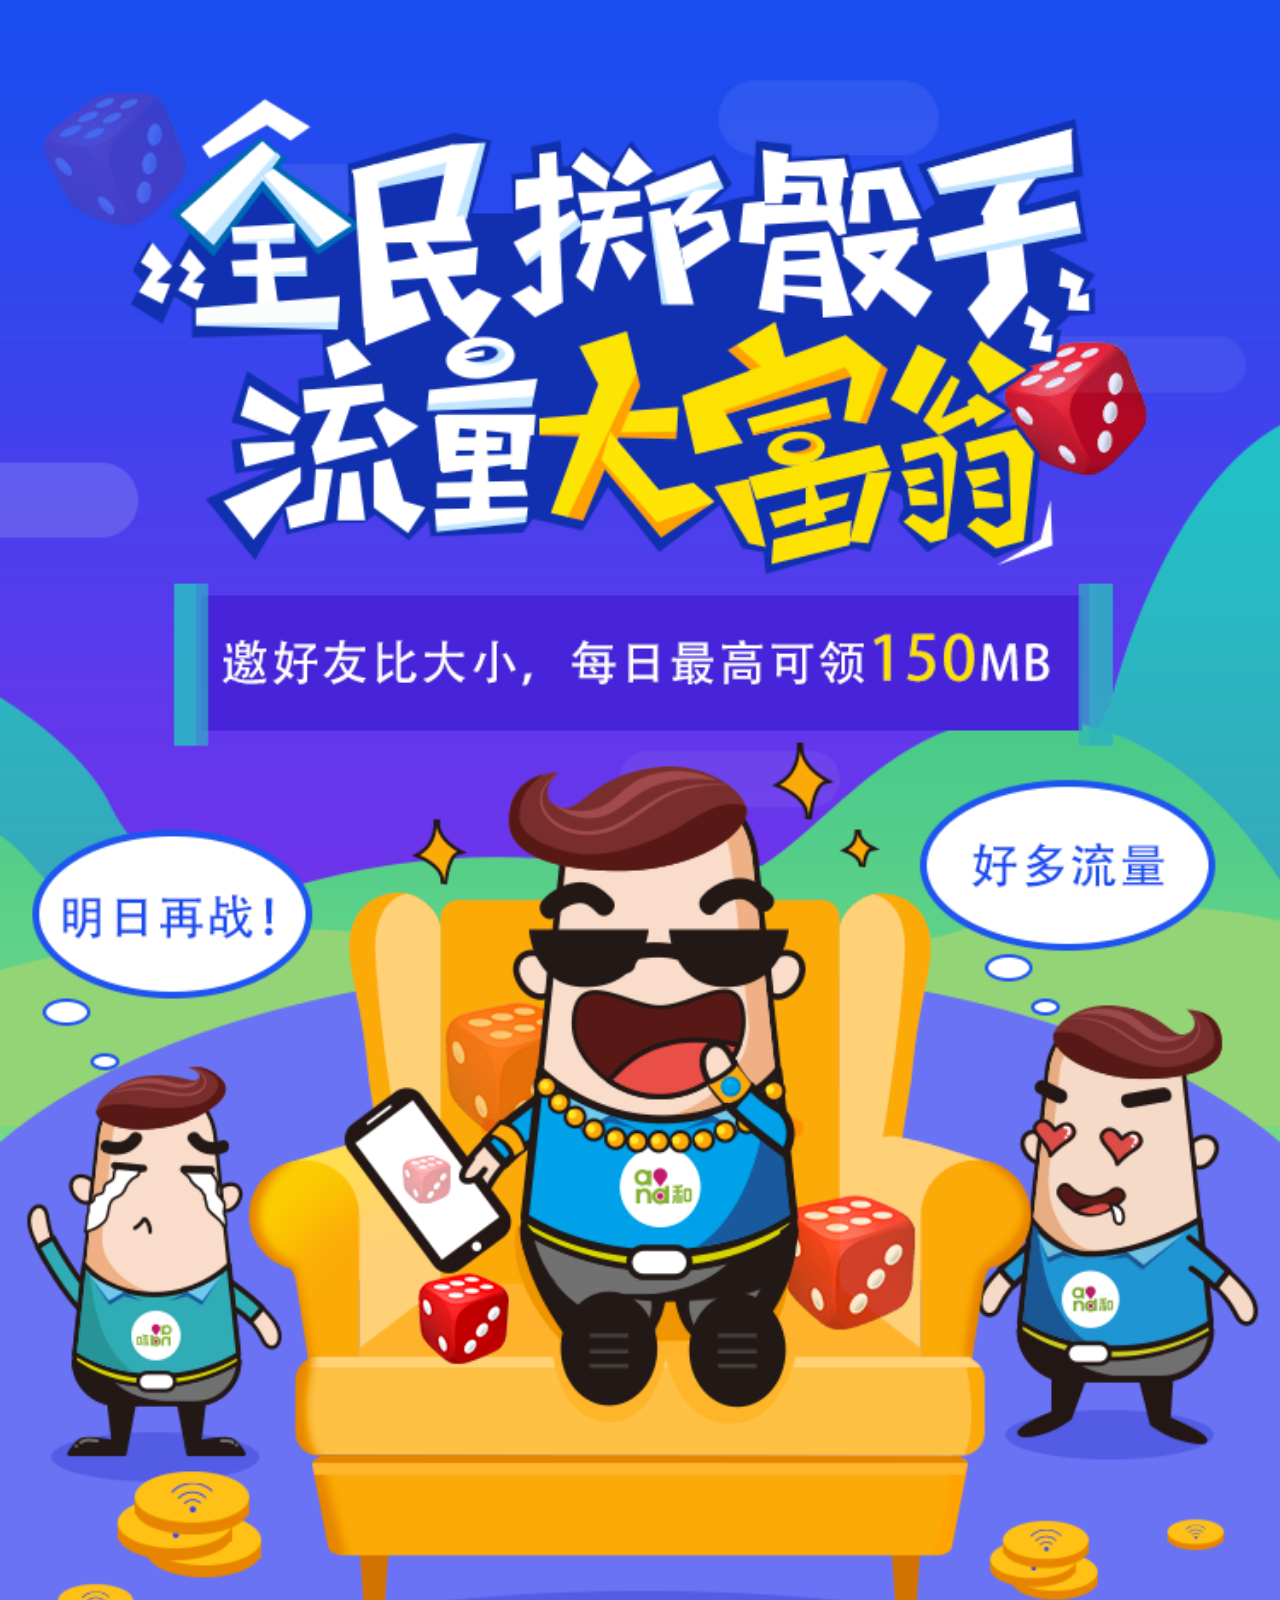
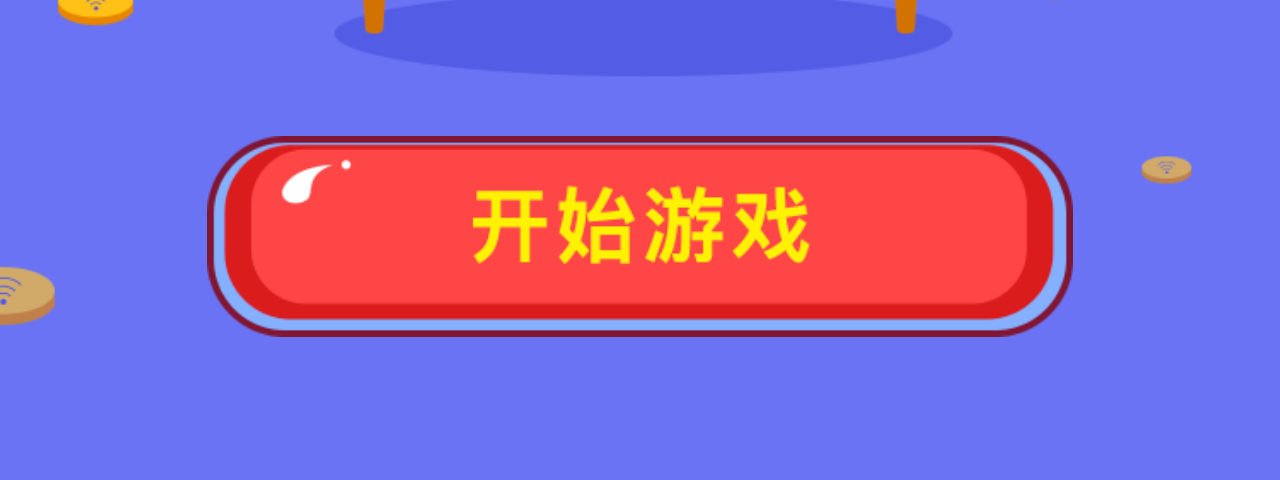
<file: index.html>
<!DOCTYPE html>
<html lang="en">
<head>
    <meta charset="UTF-8">
    <meta name="viewport"
          content="width=device-width, user-scalable=no, initial-scale=1.0, maximum-scale=1.0, minimum-scale=1.0">
    <title>首页</title>
    <link rel="stylesheet" href="css/reset.min.css">
    <link rel="stylesheet" href="css/style.css">
</head>
<body>
<header>
    <div class="firTop"></div>
</header>
<section>
    <div class="firMiddle"></div>
</section>
<footer>
    <div class="firFooter">
        <div id="startGameBtn"></div>
    </div>
</footer>
</body>
</html>
<script src="js/jquery-1.10.1.min.js"></script>
<script src="js/index.js"></script>
</file>
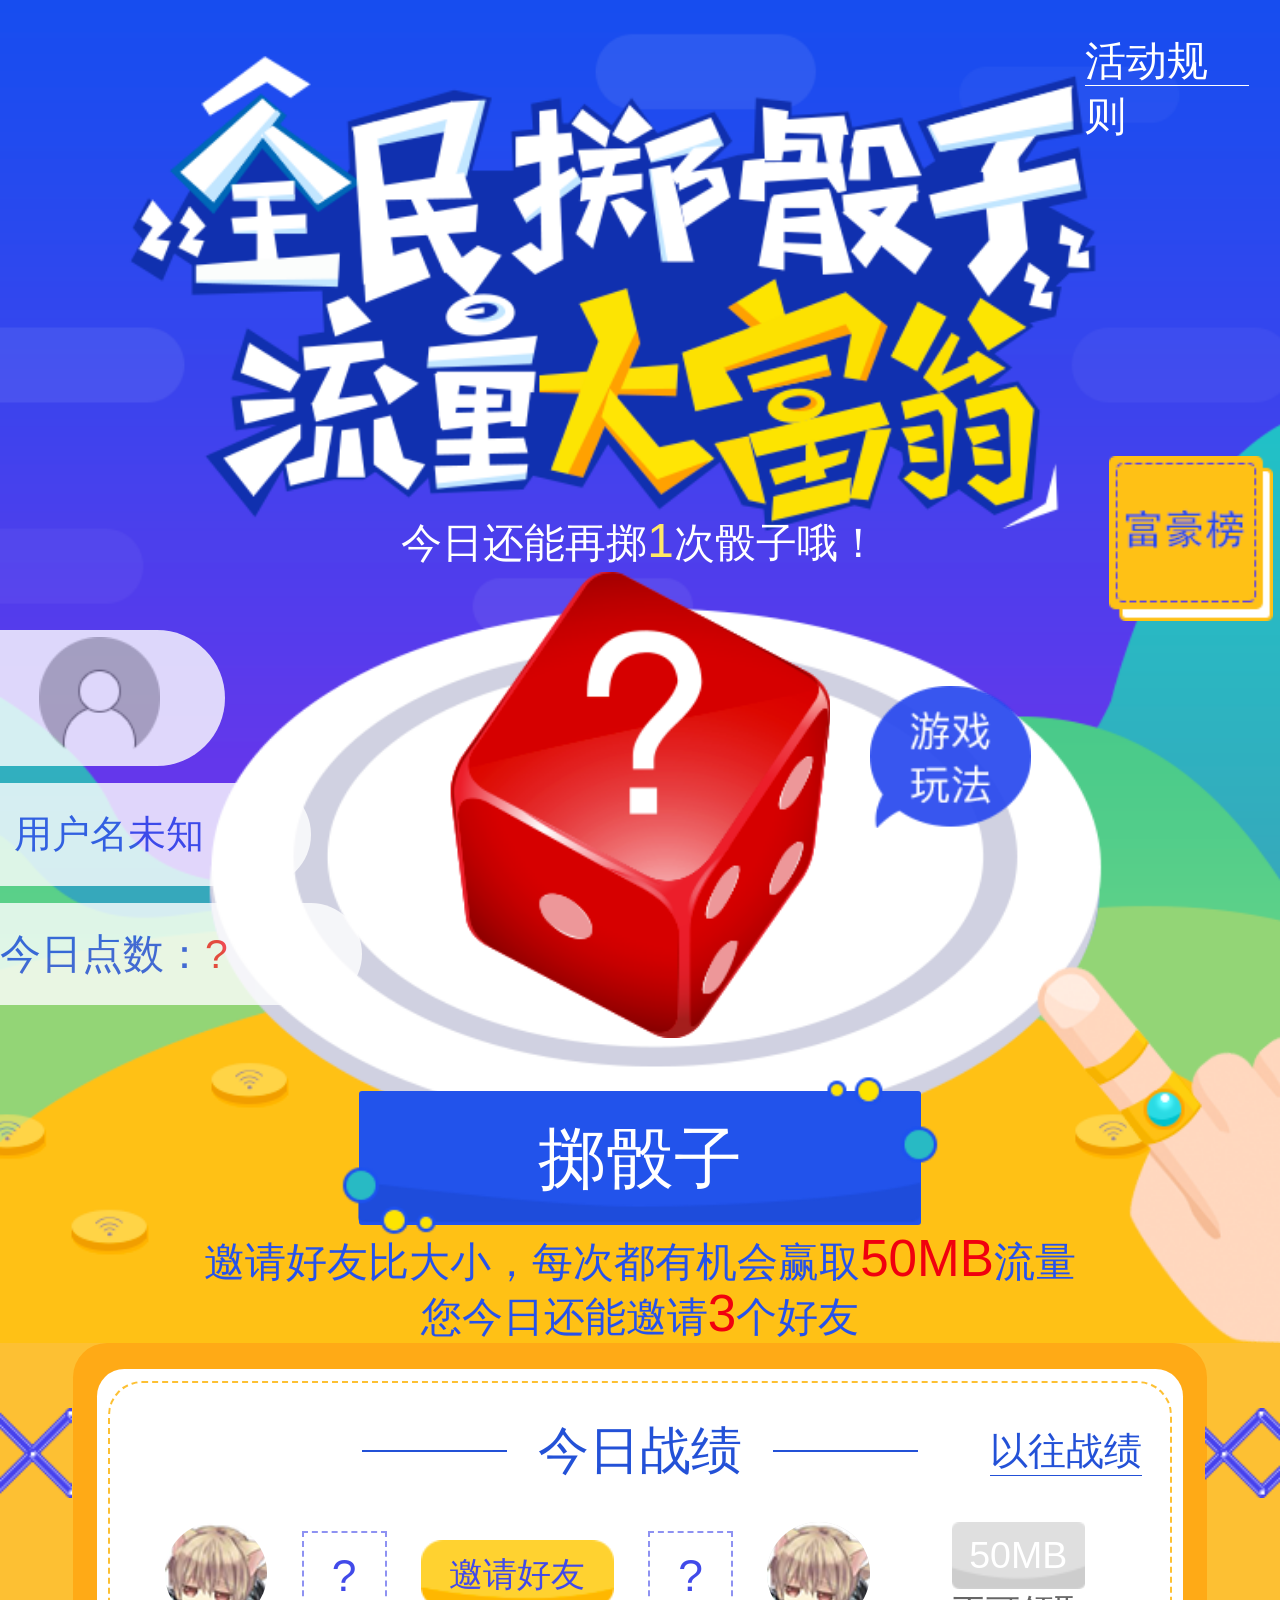
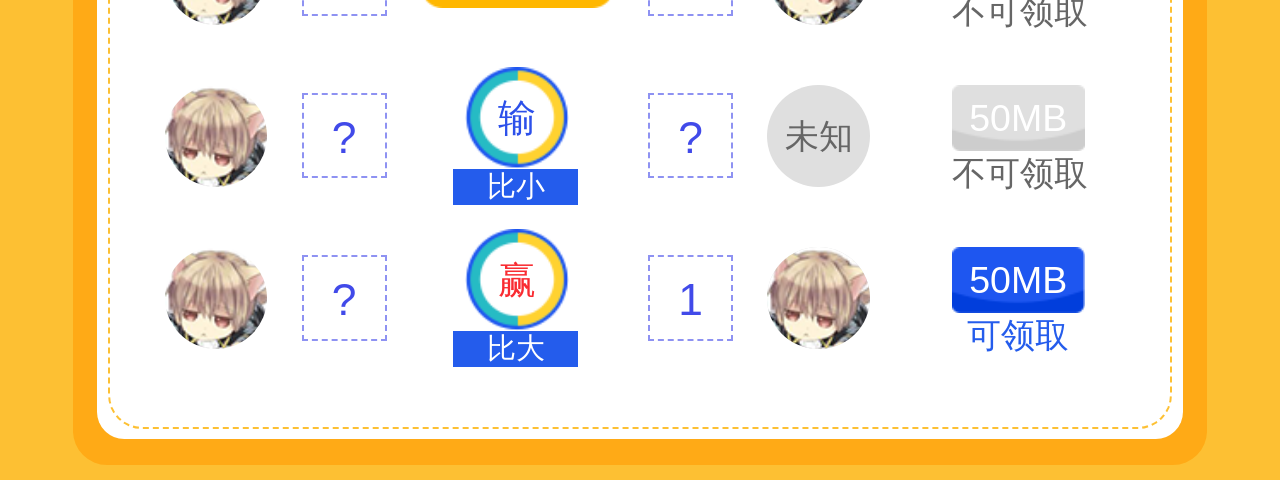
<file: index1.html>
<!DOCTYPE html>
<html lang="en">
<head>
    <meta charset="UTF-8">
    <meta name="viewport"
          content="width=device-width, user-scalable=no, initial-scale=1.0, maximum-scale=1.0, minimum-scale=1.0">
    <title>主页</title>
    <link rel="stylesheet" href="css/reset.min.css">
    <link rel="stylesheet" href="css/style.css">
</head>
<body>
<header>
    <div class="secTop">
        <div id="hdgzBtn" class="hdgz">活动规则</div>
        <div class="fuhao"></div>
    </div>
</header>
<section>
    <div class="main">
        <div id="sz" class="shaizi sz-0"></div>
        <div class="title">
            <p>今日还能再掷<span id="num_1">1</span>次骰子哦！</p>
        </div>
        <div class="userMessage">
            <div class="userPhoto">
                <img src="images/photo.png" alt="用户头像">
            </div>
            <div class="userName">
                <p>用户名未知</p>
            </div>
            <div class="userNum">
                <p>今日点数：<span>?</span></p>
            </div>
        </div>
        <div class="wanfa"></div>
        <div id="rock" class="btn2-1">
            <span></span>
            <div>掷骰子</div>
        </div>
        <div class="text">
            <p>邀请好友比大小，每次都有机会赢取<span>50MB</span>流量</p>
            <p>您今日还能邀请<i>3</i>个好友</p>
        </div>
    </div>
</section>
<footer>
    <div class="wrap">
        <div class="zhuangshiL"></div>
        <div class="zhuangshiR"></div>
        <div class="boxWrap">
            <div class="boxInner">
                <div class="boxInner-inner">
                    <div class="footerTitle">
                        <span></span>
                        <p>今日战绩</p>
                        <span></span>
                        <div class="history">
                            以往战绩
                        </div>
                    </div>
                    <ul class="list">
                        <li class="clear">
                            <div class="my photo">
                                <img src="images/listPhoto.png" alt="">
                            </div>
                            <div class="my num">?</div>
                            <div class="firList">
                                <span class="btn2-2">邀请好友</span>
                                <span class="result top">赢</span>
                                <span class="result bottom">比大</span>
                            </div>
                            <div class="other num">?</div>
                            <div class="other photo">
                                <img src="images/listPhoto.png" alt="">
                            </div>
                            <div class="getWrap">
                                <span>50MB</span>
                                <p>不可领取</p>
                            </div>
                        </li>
                        <li class="clear">
                            <div class="my photo">
                                <img src="images/listPhoto.png" alt="">
                            </div>
                            <div class="my num">?</div>
                            <div class="win-los">
                                <span class="btn2-2">邀请好友</span>
                                <span class="result top">输</span>
                                <span class="result bottom">比小</span>
                            </div>
                            <div class="other num">?</div>
                            <div class="other photo">未知</div>
                            <div class="getWrap">
                                <span>50MB</span>
                                <p>不可领取</p>
                            </div>
                        </li>
                        <li class="clear">
                            <div class="my photo">
                                <img src="images/listPhoto.png" alt="">
                            </div>
                            <div class="my num">?</div>
                            <div class="win-los">
                                <span class="btn2-2">邀请好友</span>
                                <span class="result top">赢</span>
                                <span class="result bottom">比大</span>
                            </div>
                            <div class="other num">1</div>
                            <div class="other photo">
                                <img src="images/listPhoto.png" alt="">
                            </div>
                            <div class="getWrap active">
                                <span>50MB</span>
                                <p>可领取</p>
                            </div>
                        </li>
                    </ul>
                </div>
            </div>
        </div>
    </div>
</footer>
<!--遮罩层-->
<div id="mask" class="mask"></div>
<!--分享遮罩层-->
<div id="mask_1" class="mask_1"></div>
<!--活动规则弹窗-->
<div class="tc hdgz">
    <div class="tcClose"></div>
    <div class="tcLine"></div>
    <div class="tcBg"></div>
    <div class="tcTitle">活动规则</div>
    <div class="text">
        <p>
            活动时间：XXX——XXX <br>
            游戏规则：<br>
            1. 任何用户皆可参与游戏；<br>
            2. 怎么玩？掷骰子，得到点数之后，将游戏页面分享给好友，好友进入游戏页面掷骰子，与你比大小。赢家每局可获得50M流量；<br>
            3.活动期间，每位用户每天仅能掷1次骰子，每次仅能邀请3位好友比大小；<br>
            4. 活动奖励：用户参与游戏，所获奖励不固定，不保证一定有奖励。每次比大小都有机会获取50M流量，活动一共持续7天；流量随时可领取，活动结束后若未领取，则视为放弃奖励；流量可直接提取，无需下载任何 <br>
        </p>
    </div>
    <div class="tcBtn-1 xx">取消</div>
</div>
<!--游戏玩法弹窗-->
<div class="tc tc2 tc-wanfa">
    <div class="tcClose"></div>
    <div class="tcLine"></div>
    <div class="tcBg"></div>
    <div class="tcTitle">游戏玩法</div>
    <div class="tcText">
        <p>
            掷骰子，得到点数之后，将游戏页面分享给好友，好友进入游戏页面掷骰子，与你比大小。赢家每局可获得50M流量；
        </p>
    </div>
    <div class="tcBtn-1 xx">知道啦</div>
</div>
<!--邀请好友比大小弹窗-->
<div class="tc tc2 tc-yq">
    <div class="people"></div>
    <div class="tcClose"></div>
    <div class="tcLine"></div>
    <div class="tcBg"></div>
    <div class="tcTitle">恭喜您</div>
    <div class="tcText">
        <p>
            今日点数为&nbsp;<span id="tcNum"></span><br>您真是掷骰子的高手
        </p>
    </div>
    <div id="tcyq" class="tcBtn-1 yq">邀请好友比大小</div>
</div>
<!--领取流量弹窗-1 -->
<div class="tc tc2 tc-ll one">
    <div class="people"></div>
    <div class="tcClose"></div>
    <div class="tcLine"></div>
    <div class="tcBg"></div>
    <div class="tcTitle">领取流量</div>
    <div class="tcText clear">
        <p>
            您当前可领取&nbsp;<span>500MB</span>&nbsp;流量<br>是否现在领取
        </p>
    </div>
    <div class="dxBtnBox">
        <span id="tcqx">取消</span><!--
        --><span id="tcllqd">确定</span>
    </div>
</div>
<!--领取流量弹窗-2 -->
<div class="tc tc2 tc-ll two">
    <div class="people"></div>
    <div class="tcClose"></div>
    <div class="tcLine"></div>
    <div class="tcBg"></div>
    <div class="tcTitle">恭喜您</div>
    <div class="tcText clear">
        <p>
            您已成功领取&nbsp;<span>500MB</span>&nbsp;安心用本地流量<br>流量将于一周内充入您的账户！
        </p>
    </div>
    <div class="tcBtn-1 ll" id="tcert">确定</div>
</div>
<!--分享浮层-->
<div class="fenxiang">
    <div></div>
    <p>
        诚意比大小，拒绝互相伤害。<br>
        宝贝，将活动页面发给好友，与好友比大小<br>
        即有机会赢取<span>50MB</span>流量。
    </p>
</div>
</body>
</html>
<script src="js/jquery-1.10.1.min.js"></script>
<script src="js/index.js"></script>
</file>
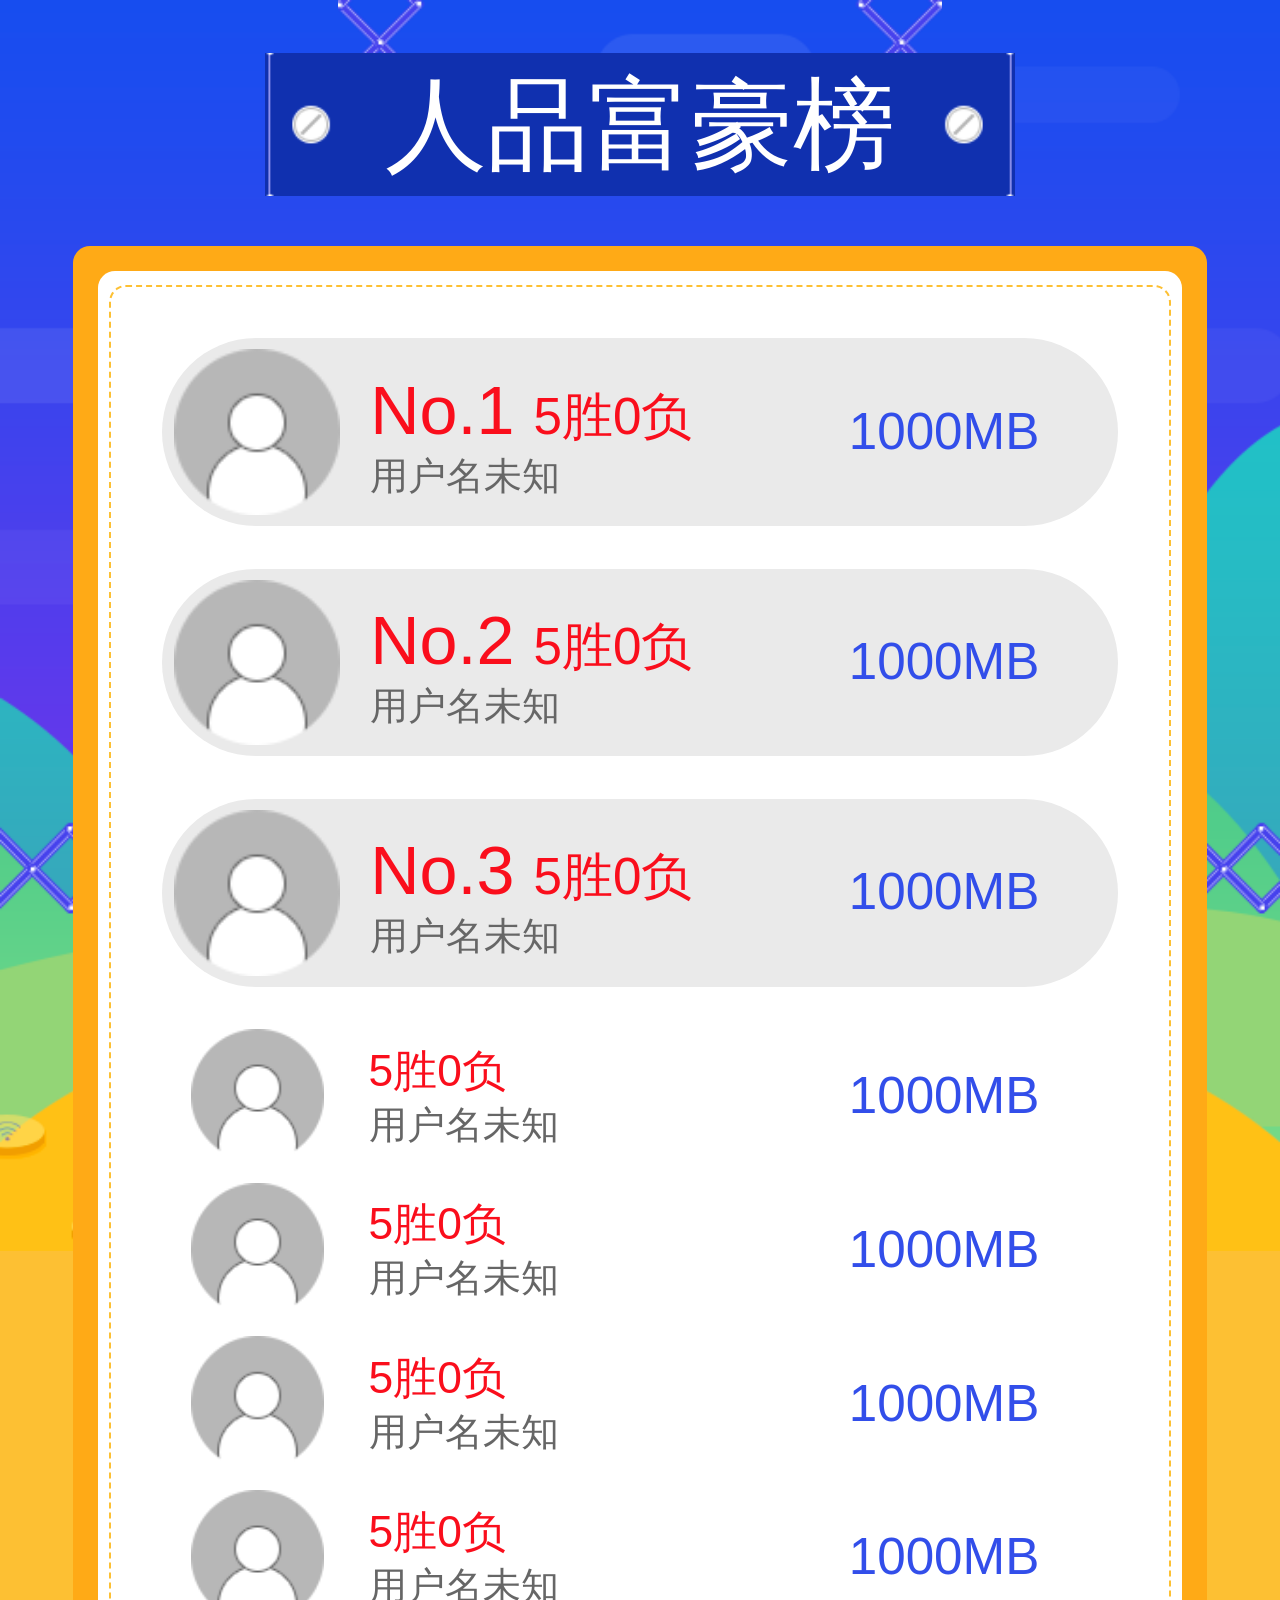
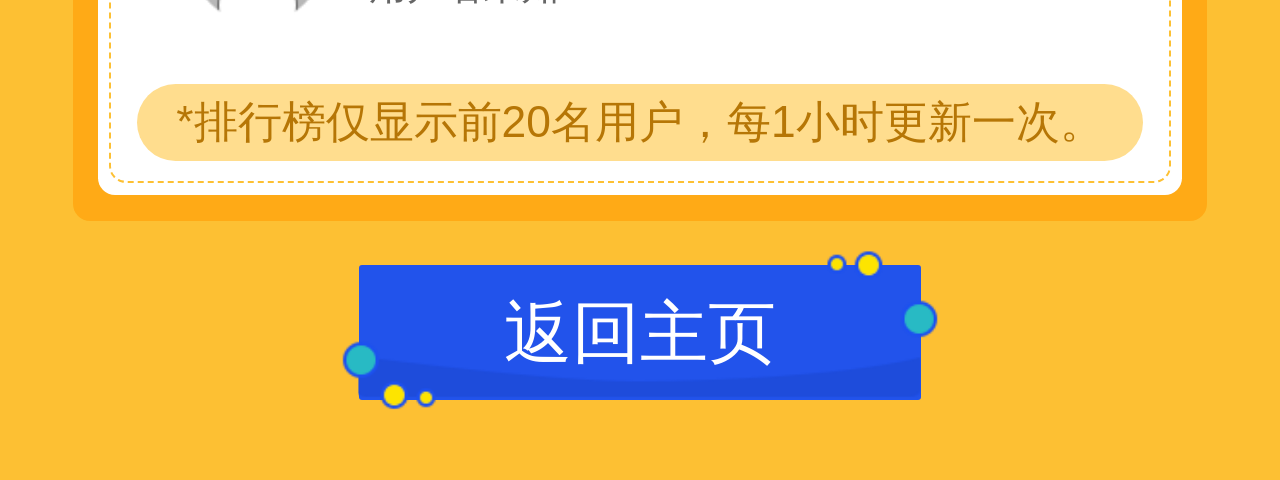
<file: index2.html>
<!DOCTYPE html>
<html lang="en">
<head>
    <meta charset="UTF-8">
    <meta name="viewport"
          content="width=device-width, user-scalable=no, initial-scale=1.0, maximum-scale=1.0, minimum-scale=1.0">
    <title>人品富豪榜</title>
    <link rel="stylesheet" href="css/reset.min.css">
    <link rel="stylesheet" href="css/style1.css">
</head>
<body>
<header>
    <div></div>
    <div>人品富豪榜</div>
    <div class="wrapBox">
        <div class="middleBox">
            <div class="innerBox">
                <ul class="fh">
                    <li class="clear">
                        <div class="peo">
                            <img src="images/photo.png" alt="">
                        </div>
                        <div>
                            <p>No.1 <span>5胜0负</span></p>
                            <p>用户名未知</p>
                        </div>
                        <div>1000MB</div>
                    </li>
                    <li class="clear">
                        <div class="peo">
                            <img src="images/photo.png" alt="">
                        </div>
                        <div>
                            <p>No.2 <span>5胜0负</span></p>
                            <p>用户名未知</p>
                        </div>
                        <div>1000MB</div>
                    </li>
                    <li class="clear">
                        <div class="peo">
                            <img src="images/photo.png" alt="">
                        </div>
                        <div>
                            <p>No.3 <span>5胜0负</span></p>
                            <p>用户名未知</p>
                        </div>
                        <div>1000MB</div>
                    </li>
                    <li class="clear">
                        <div class="peo">
                            <img src="images/photo.png" alt="">
                        </div>
                        <div>
                            <p><span>5胜0负</span></p>
                            <p>用户名未知</p>
                        </div>
                        <div>1000MB</div>
                    </li>
                    <li class="clear">
                        <div class="peo">
                            <img src="images/photo.png" alt="">
                        </div>
                        <div>
                            <p><span>5胜0负</span></p>
                            <p>用户名未知</p>
                        </div>
                        <div>1000MB</div>
                    </li>
                    <li class="clear">
                        <div class="peo">
                            <img src="images/photo.png" alt="">
                        </div>
                        <div>
                            <p><span>5胜0负</span></p>
                            <p>用户名未知</p>
                        </div>
                        <div>1000MB</div>
                    </li>
                    <li class="clear">
                        <div class="peo">
                            <img src="images/photo.png" alt="">
                        </div>
                        <div>
                            <p><span>5胜0负</span></p>
                            <p>用户名未知</p>
                        </div>
                        <div>1000MB</div>
                    </li>
                    <li class="clear">
                        <div class="peo">
                            <img src="images/photo.png" alt="">
                        </div>
                        <div>
                            <p><span>5胜0负</span></p>
                            <p>用户名未知</p>
                        </div>
                        <div>1000MB</div>
                    </li>
                </ul>
                <div class="message">*排行榜仅显示前20名用户，每1小时更新一次。</div>
            </div>
        </div>
    </div>
</header>
<section></section>
<footer>
    <div class="backHome">
        <span></span>
        <div>返回主页</div>
    </div>
</footer>
</body>
</html>
<script src="js/jquery-1.10.1.min.js"></script>
<script src="js/index.js"></script>
</file>
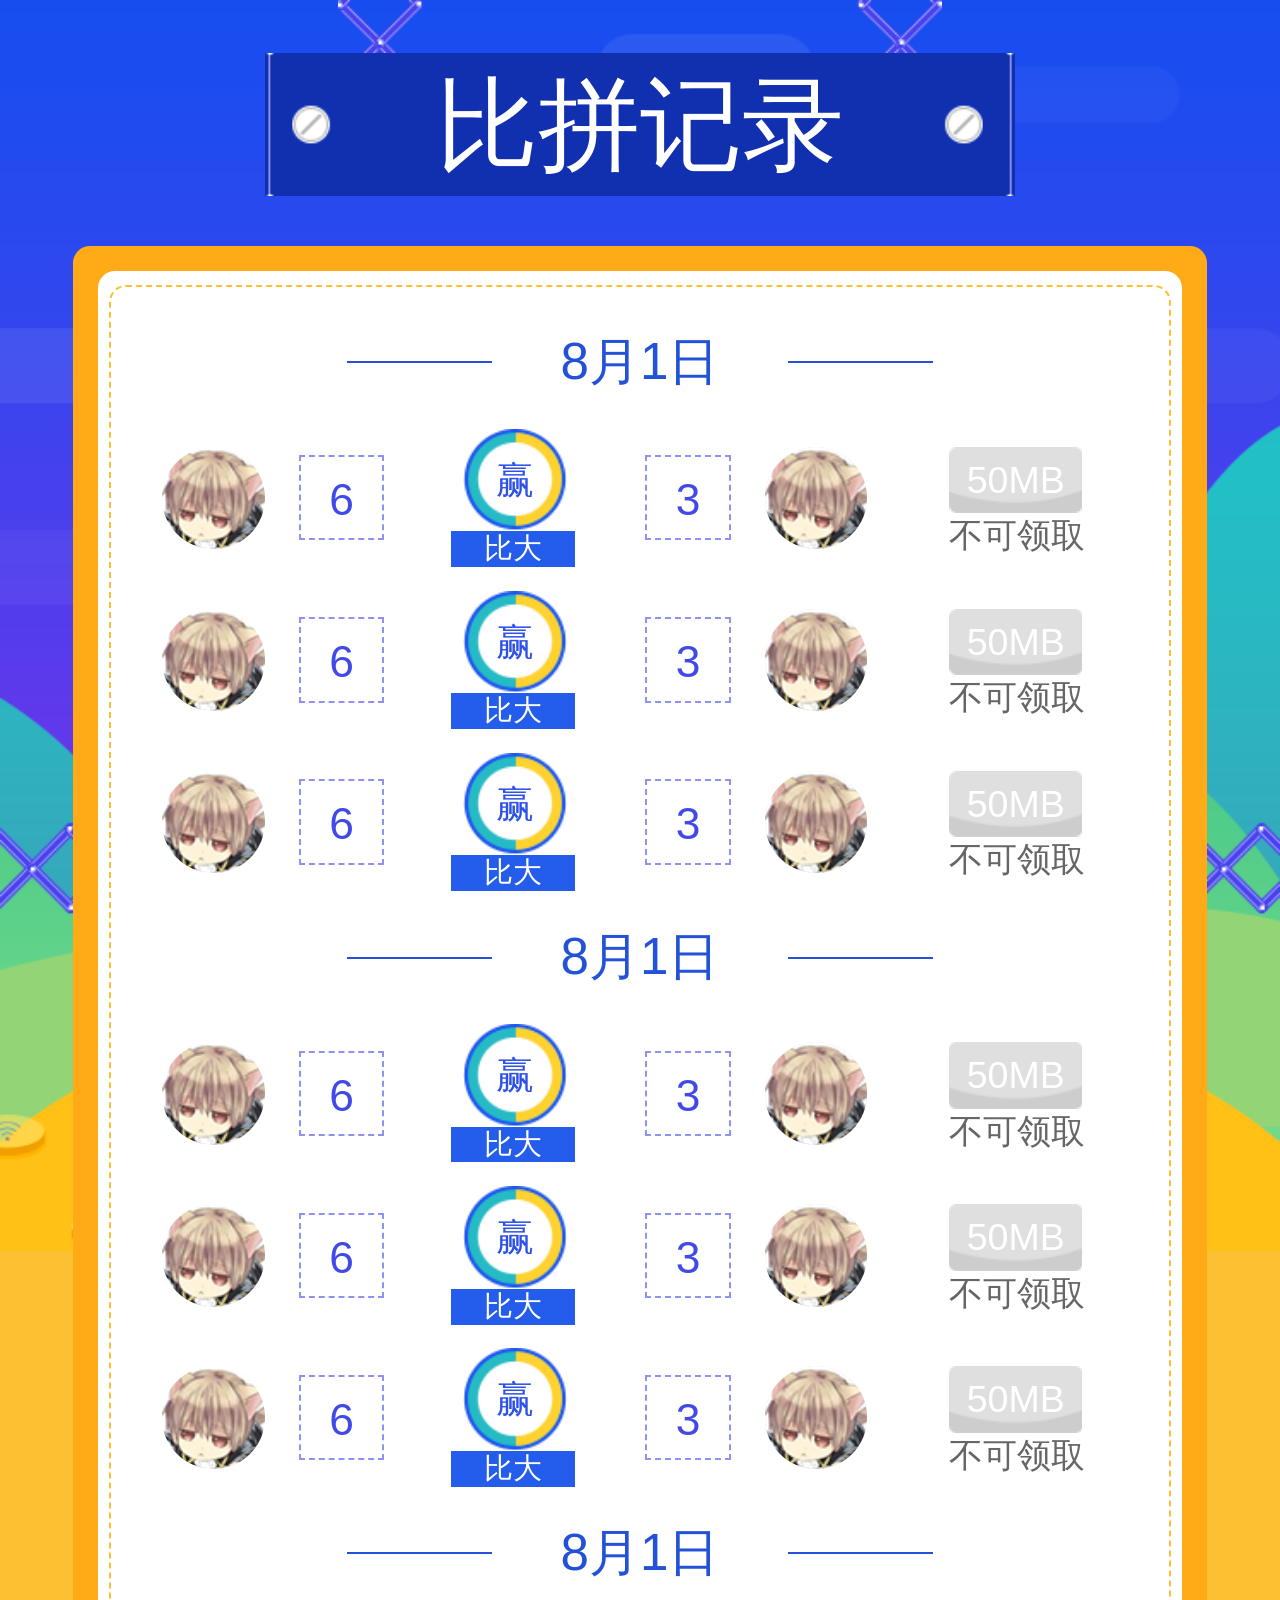
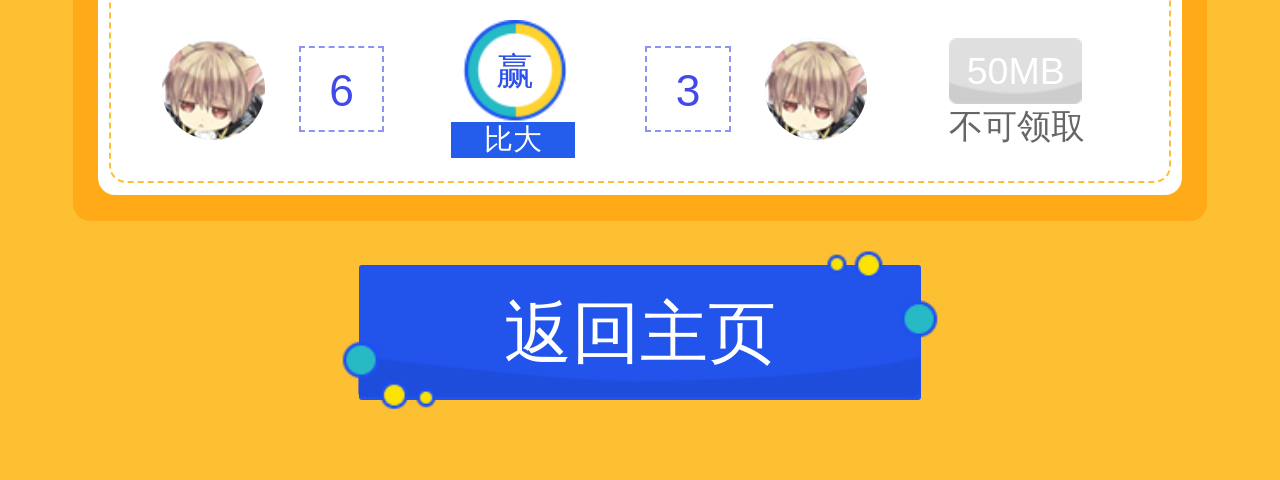
<file: index3.html>
<!DOCTYPE html>
<html lang="en">
<head>
    <meta charset="UTF-8">
    <meta name="viewport"
          content="width=device-width, user-scalable=no, initial-scale=1.0, maximum-scale=1.0, minimum-scale=1.0">
    <title>比拼记录</title>
    <link rel="stylesheet" href="css/reset.min.css">
    <link rel="stylesheet" href="css/style1.css">
</head>
<body>
<header>
    <div></div>
    <div>比拼记录</div>
    <div class="wrapBox">
        <div class="middleBox">
            <div class="innerBox">
                <div class="listBox">
                    <ul>
                        <li>
                            <span></span>
                            <i>8月1日</i>
                            <span></span>
                        </li>
                        <li>
                            <div class="my photo">
                                <img src="images/listPhoto.png" alt="">
                            </div>
                            <div class="my num">6</div>
                            <div>
                                <span class="result top">赢</span>
                                <span class="result bottom">比大</span>
                            </div>
                            <div class="other num">3</div>
                            <div class="other photo">
                                <img src="images/listPhoto.png" alt="">
                            </div>
                            <div class="getWrap">
                                <span>50MB</span>
                                <p>不可领取</p>
                            </div>
                        </li>
                        <li>
                            <div class="my photo">
                                <img src="images/listPhoto.png" alt="">
                            </div>
                            <div class="my num">6</div>
                            <div>
                                <span class="result top">赢</span>
                                <span class="result bottom">比大</span>
                            </div>
                            <div class="other num">3</div>
                            <div class="other photo">
                                <img src="images/listPhoto.png" alt="">
                            </div>
                            <div class="getWrap">
                                <span>50MB</span>
                                <p>不可领取</p>
                            </div>
                        </li>
                        <li>
                            <div class="my photo">
                                <img src="images/listPhoto.png" alt="">
                            </div>
                            <div class="my num">6</div>
                            <div>
                                <span class="result top">赢</span>
                                <span class="result bottom">比大</span>
                            </div>
                            <div class="other num">3</div>
                            <div class="other photo">
                                <img src="images/listPhoto.png" alt="">
                            </div>
                            <div class="getWrap">
                                <span>50MB</span>
                                <p>不可领取</p>
                            </div>
                        </li>
                    </ul>
                    <ul>
                        <li>
                            <span></span>
                            <i>8月1日</i>
                            <span></span>
                        </li>
                        <li>
                            <div class="my photo">
                                <img src="images/listPhoto.png" alt="">
                            </div>
                            <div class="my num">6</div>
                            <div>
                                <span class="result top">赢</span>
                                <span class="result bottom">比大</span>
                            </div>
                            <div class="other num">3</div>
                            <div class="other photo">
                                <img src="images/listPhoto.png" alt="">
                            </div>
                            <div class="getWrap">
                                <span>50MB</span>
                                <p>不可领取</p>
                            </div>
                        </li>
                        <li>
                            <div class="my photo">
                                <img src="images/listPhoto.png" alt="">
                            </div>
                            <div class="my num">6</div>
                            <div>
                                <span class="result top">赢</span>
                                <span class="result bottom">比大</span>
                            </div>
                            <div class="other num">3</div>
                            <div class="other photo">
                                <img src="images/listPhoto.png" alt="">
                            </div>
                            <div class="getWrap">
                                <span>50MB</span>
                                <p>不可领取</p>
                            </div>
                        </li>
                        <li>
                            <div class="my photo">
                                <img src="images/listPhoto.png" alt="">
                            </div>
                            <div class="my num">6</div>
                            <div>
                                <span class="result top">赢</span>
                                <span class="result bottom">比大</span>
                            </div>
                            <div class="other num">3</div>
                            <div class="other photo">
                                <img src="images/listPhoto.png" alt="">
                            </div>
                            <div class="getWrap">
                                <span>50MB</span>
                                <p>不可领取</p>
                            </div>
                        </li>
                    </ul>
                    <ul>
                        <li>
                            <span></span>
                            <i>8月1日</i>
                            <span></span>
                        </li>
                        <li>
                            <div class="my photo">
                                <img src="images/listPhoto.png" alt="">
                            </div>
                            <div class="my num">6</div>
                            <div>
                                <span class="result top">赢</span>
                                <span class="result bottom">比大</span>
                            </div>
                            <div class="other num">3</div>
                            <div class="other photo">
                                <img src="images/listPhoto.png" alt="">
                            </div>
                            <div class="getWrap">
                                <span>50MB</span>
                                <p>不可领取</p>
                            </div>
                        </li>
                        <li>
                            <div class="my photo">
                                <img src="images/listPhoto.png" alt="">
                            </div>
                            <div class="my num">6</div>
                            <div>
                                <span class="result top">赢</span>
                                <span class="result bottom">比大</span>
                            </div>
                            <div class="other num">3</div>
                            <div class="other photo">
                                <img src="images/listPhoto.png" alt="">
                            </div>
                            <div class="getWrap">
                                <span>50MB</span>
                                <p>不可领取</p>
                            </div>
                        </li>
                        <li>
                            <div class="my photo">
                                <img src="images/listPhoto.png" alt="">
                            </div>
                            <div class="my num">6</div>
                            <div>
                                <span class="result top">赢</span>
                                <span class="result bottom">比大</span>
                            </div>
                            <div class="other num">3</div>
                            <div class="other photo">
                                <img src="images/listPhoto.png" alt="">
                            </div>
                            <div class="getWrap">
                                <span>50MB</span>
                                <p>不可领取</p>
                            </div>
                        </li>
                    </ul>
                    <ul>
                        <li>
                            <span></span>
                            <i>8月1日</i>
                            <span></span>
                        </li>
                        <li>
                            <div class="my photo">
                                <img src="images/listPhoto.png" alt="">
                            </div>
                            <div class="my num">6</div>
                            <div>
                                <span class="result top">赢</span>
                                <span class="result bottom">比大</span>
                            </div>
                            <div class="other num">3</div>
                            <div class="other photo">
                                <img src="images/listPhoto.png" alt="">
                            </div>
                            <div class="getWrap">
                                <span>50MB</span>
                                <p>不可领取</p>
                            </div>
                        </li>
                        <li>
                            <div class="my photo">
                                <img src="images/listPhoto.png" alt="">
                            </div>
                            <div class="my num">6</div>
                            <div>
                                <span class="result top">赢</span>
                                <span class="result bottom">比大</span>
                            </div>
                            <div class="other num">3</div>
                            <div class="other photo">
                                <img src="images/listPhoto.png" alt="">
                            </div>
                            <div class="getWrap">
                                <span>50MB</span>
                                <p>不可领取</p>
                            </div>
                        </li>
                        <li>
                            <div class="my photo">
                                <img src="images/listPhoto.png" alt="">
                            </div>
                            <div class="my num">6</div>
                            <div>
                                <span class="result top">赢</span>
                                <span class="result bottom">比大</span>
                            </div>
                            <div class="other num">3</div>
                            <div class="other photo">
                                <img src="images/listPhoto.png" alt="">
                            </div>
                            <div class="getWrap">
                                <span>50MB</span>
                                <p>不可领取</p>
                            </div>
                        </li>
                    </ul>
                </div>
            </div>
        </div>
    </div>
</header>
<section></section>
<footer>
    <div class="backHome">
        <span></span>
        <div>返回主页</div>
    </div>
</footer>
</body>
</html>
<script src="js/jquery-1.10.1.min.js"></script>
<script src="js/index.js"></script>
</file>
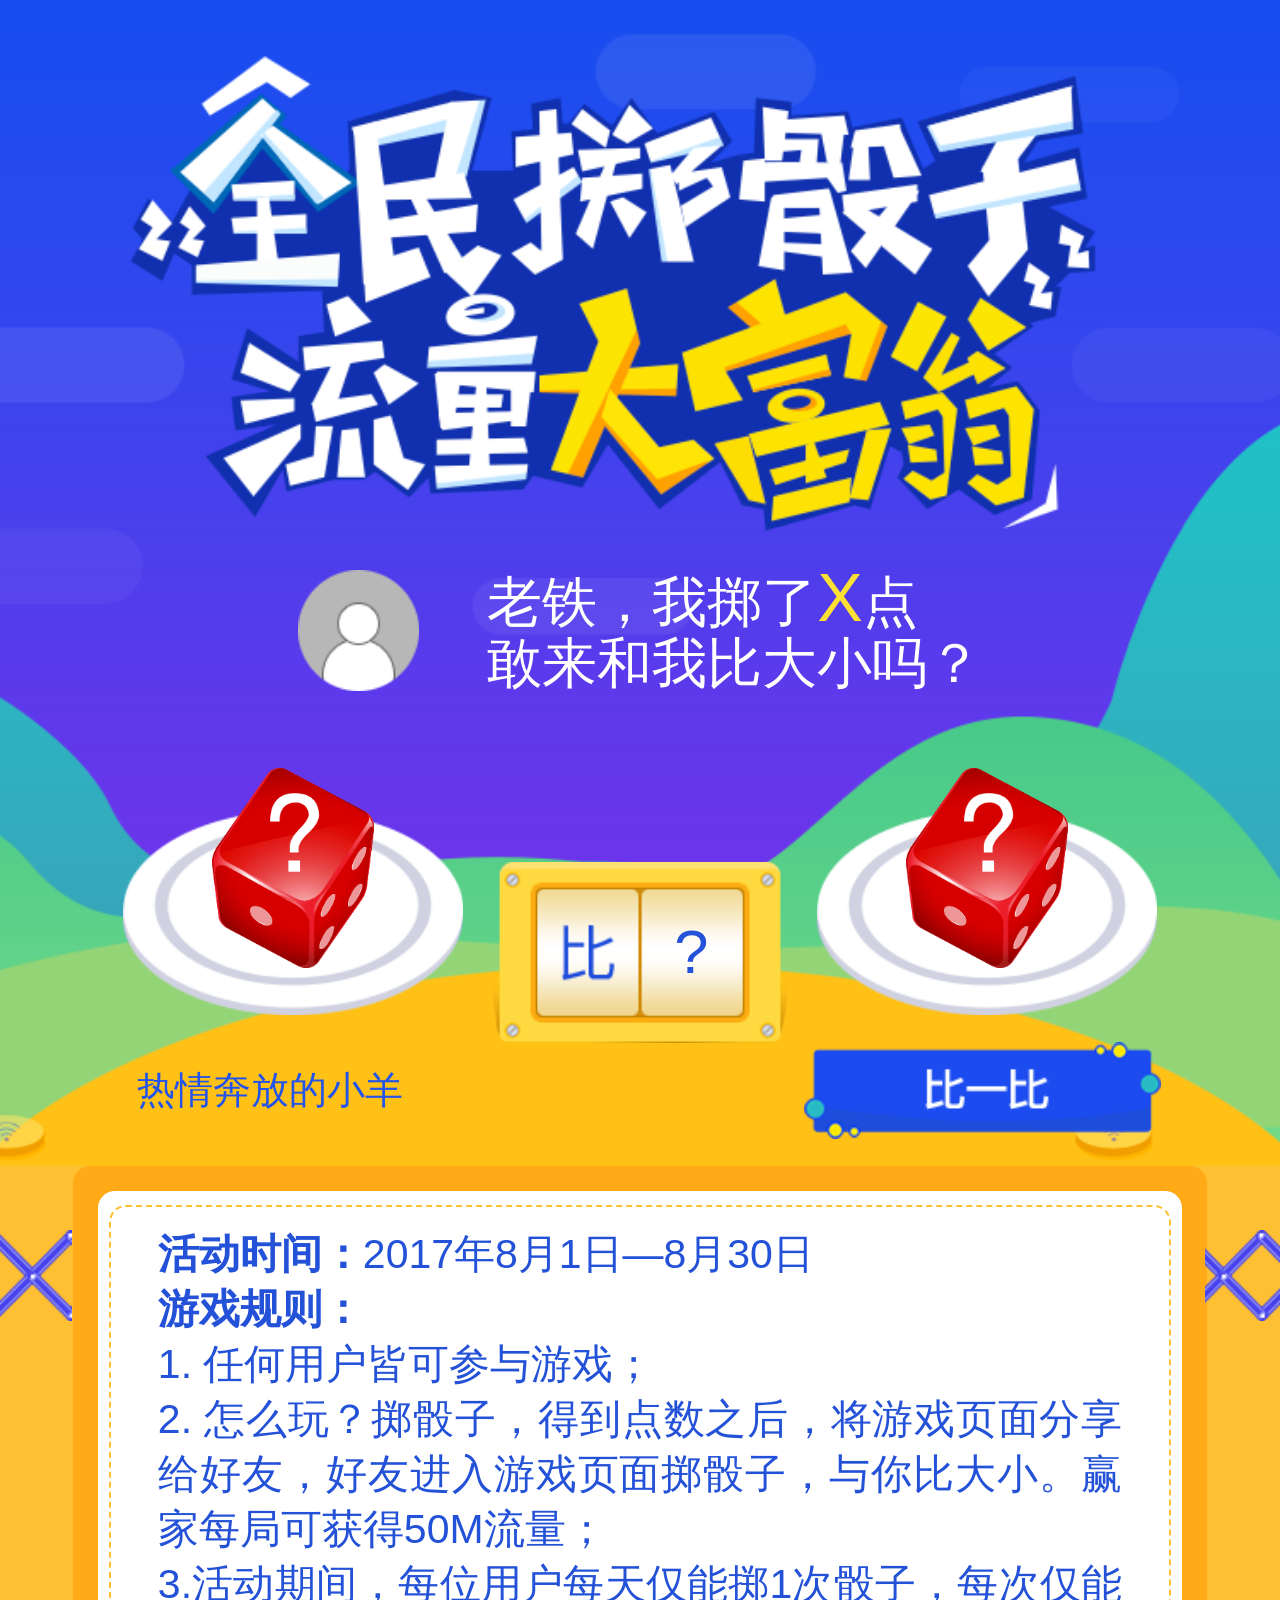
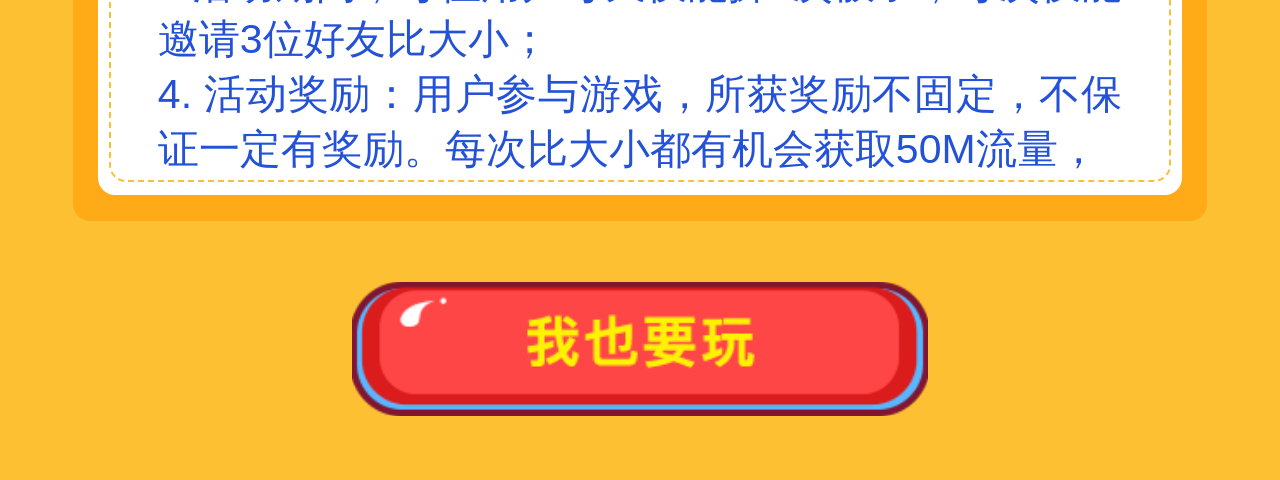
<file: index4.html>
<!DOCTYPE html>
<html lang="en">
<head>
    <meta charset="UTF-8">
    <meta name="viewport"
          content="width=device-width, user-scalable=no, initial-scale=1.0, maximum-scale=1.0, minimum-scale=1.0">
    <title>好友掷骰子页</title>
    <link rel="stylesheet" href="css/reset.min.css">
    <link rel="stylesheet" href="css/style2.css">
</head>
<body>
<header></header>
<section>
    <div class="message">
        <img class="xx" src="images/photo.png" alt="">
        <p>老铁，我掷了<span>X</span>点<br>敢来和我比大小吗？</p>
    </div>
    <div class="dxBox">
        <div class="panzi l">
            <img src="images/wenhao.png" alt="">
        </div>
        <div class="bdx">
            <span id="dx">?</span>
        </div>
        <div class="panzi r">
            <img src="images/wenhao.png" alt="">
        </div>
    </div>
    <div class="name">
        <p>热情奔放的小羊</p>
        <div id="biBtn" class="bdxBtn"></div>
        <p id="hyName"></p>
    </div>
</section>
<footer>
    <div class="zhuangshiL"></div>
    <div class="zhuangshiR"></div>
    <div class="wrapBox">
        <div class="middleBox">
            <div class="innerBox">
                <div class="text">
                    <p><span>活动时间：</span>2017年8月1日—8月30日</p>
                    <p><span>游戏规则：</span></p>
                    <p>1. 任何用户皆可参与游戏；</p>
                    <p>2. 怎么玩？掷骰子，得到点数之后，将游戏页面分享给好友，好友进入游戏页面掷骰子，与你比大小。赢家每局可获得50M流量；</p>
                    <p>3.活动期间，每位用户每天仅能掷1次骰子，每次仅能邀请3位好友比大小；</p>
                    <p>4. 活动奖励：用户参与游戏，所获奖励不固定，不保证一定有奖励。每次比大小都有机会获取50M流量，</p>
                </div>
            </div>
        </div>
    </div>
    <div class="wywBtn"></div>
</footer>
<div id="mask" class="mask"></div>
<!--比大小弹窗-1 -->
<div class="tc tc2 tc-dx one">
    <div class="people"></div>
    <div class="tcClose"></div>
    <div class="tcLine"></div>
    <div class="tcBg"></div>
    <div class="tcTitle">本次比点</div>
    <div class="tcText clear">
        <p>
            老铁，你掷到&nbsp;<span class="hyNum"></span>&nbsp;点
        </p>
        <div class="small box">小</div>
        <div class="big box">大</div>
    </div>
    <div id="cdxBtn" class="tcBtn-1 yq">点击抽选大小</div>
</div>
<!--比大小弹窗-2 -->
<div class="tc tc2 tc-dx two">
    <div class="people"></div>
    <div class="tcClose"></div>
    <div class="tcLine"></div>
    <div class="tcBg"></div>
    <div class="tcTitle">本次比点</div>
    <div class="tcText clear">
        <p>
            老铁，你掷到&nbsp;<span class="hyNum"></span>&nbsp;点
        </p>
        <div class="small box">小</div>
        <div class="big box act">大</div>
        <i>“小丹儿”略胜一筹</i>
    </div>
    <div class="dxBtnBox">
        <span class="queding">确定</span><!--
        --><span class="wywBtn">我也要玩</span>
    </div>
</div>
</body>
</html>
<script src="js/jquery-1.10.1.min.js"></script>
<script src="js/index.js"></script>
</file>
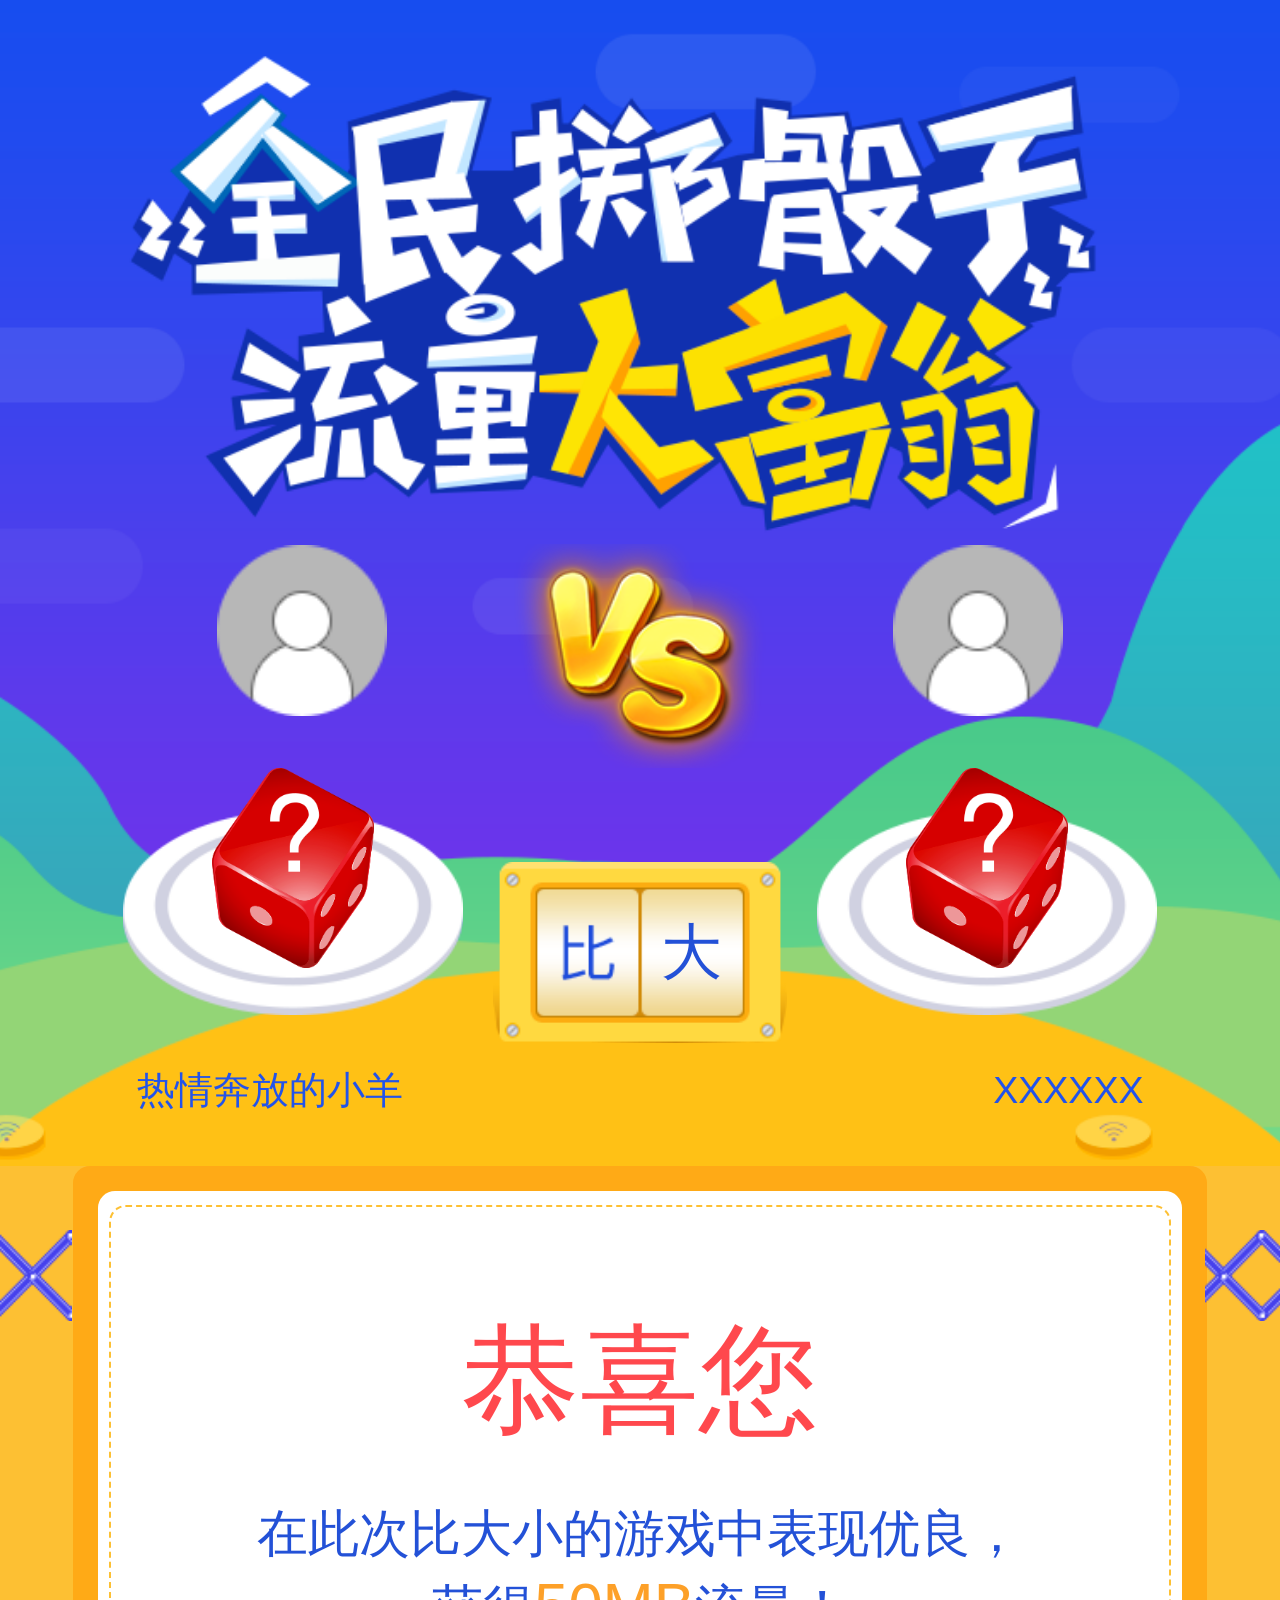
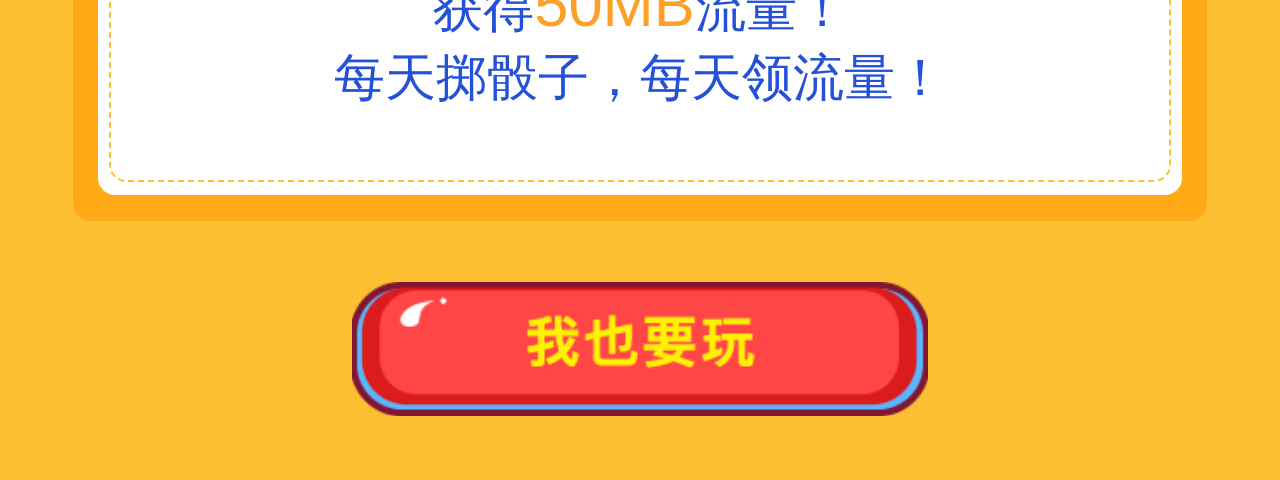
<file: index5.html>
<!DOCTYPE html>
<html lang="en">
<head>
    <meta charset="UTF-8">
    <meta name="viewport"
          content="width=device-width, user-scalable=no, initial-scale=1.0, maximum-scale=1.0, minimum-scale=1.0">
    <title>好友结果页</title>
    <link rel="stylesheet" href="css/reset.min.css">
    <link rel="stylesheet" href="css/style2.css">
</head>
<body>
<header></header>
<section>
    <div class="message">
        <img src="images/photo.png" alt="">
        <div></div>
        <img src="images/photo.png" alt="">
    </div>
    <div class="dxBox">
        <div class="panzi l">
            <img src="images/wenhao.png" alt="">
        </div>
        <div class="bdx">
            <span id="dx">大</span>
        </div>
        <div class="panzi r">
            <img src="images/wenhao.png" alt="">
        </div>
    </div>
    <div class="name">
        <p>热情奔放的小羊</p>
        <div></div>
        <p>XXXXXX</p>
    </div>
</section>
<footer>
    <div class="zhuangshiL"></div>
    <div class="zhuangshiR"></div>
    <div class="wrapBox">
        <div class="middleBox">
            <div class="innerBox">
                <div class="win text">
                    <p>恭喜您</p>
                    <p>在此次比大小的游戏中表现优良，<br>获得<span>50MB</span>流量！<br>每天掷骰子，每天领流量！</p>
                </div>
                <div class="lose text">
                    <p>感谢您</p>
                    <p>贡献给好友50MB流量，<br>胜败乃兵家之常事，<br>不气馁不退缩，再来一次吧！</p>
                </div>
            </div>
        </div>
    </div>
    <div class="wywBtn"></div>
</footer>
</body>
</html>
<script src="js/jquery-1.10.1.min.js"></script>
<script src="js/index.js"></script>
</file>
<file: css/style.css>
header .firTop{
    width: 37.5rem;
    height: 17.05rem;
    background: url("../images/firBg_01.png") center no-repeat;
    background-size: cover;
}
section .firMiddle{
    width: 37.5rem;
    height: 32.25rem;
    background: url("../images/firBg_02.png") center no-repeat;
    background-size: cover;
}
footer .firFooter{
    box-sizing: border-box;
    padding-top: 1.55rem;
    width: 37.5rem;
    height: 11.65rem;
    background: url("../images/firBg_03.png") center no-repeat;
    background-size: cover;
}
footer .firFooter div{
    margin: 0 auto;
    width: 25.4rem;
    height: 5.9rem;
    background: url("../images/btn1-1.png") center no-repeat;
    background-size: cover;
}
/*主页样式*/
header .secTop{
    position: relative;
    box-sizing: border-box;
    width: 37.5rem;
    height: 15.45rem;
    background: url("../images/secBg_01.png") center no-repeat;
    background-size: cover;
}
header .secTop .hdgz{
    float: right;
    margin: 1rem 0.9rem 0 0;
    width: 4.8rem;
    height: 1.5rem;
    font-size: 1.2rem;
    color: #ffffff;
    border-bottom: 1px solid #ffffff;
}
header .secTop .fuhao{
    position: absolute;
    left: 32.5rem;
    top: 13.35rem;
    width: 4.8rem;
    height: 4.85rem;
    background: url("../images/fuhao.png") center no-repeat;
    background-size: cover;
    z-index: 11;
}
section .main{
    position: relative;
    box-sizing: border-box;
    width: 37.5rem;
    height: 23.9rem;
    background: url("../images/secBg_02.png") center no-repeat;
    background-size: cover;
}
section .main .shaizi{
    position: absolute;
    top: 1.3rem;
    left: 0;
    right: 0;
    margin: auto;
    width: 11.15rem;
    height: 13.65rem;
    background: url("../images/sz.png") no-repeat;
    background-size: cover;
}
section .main .sz-0{
    background-position: -103.2rem 0;
}
section .main .sz-1{
    background-position: -17.2rem 0;
}
section .main .sz-2{
    background-position: -86rem 0;
}
section .main .sz-3{
    background-position: -68.8rem 0;
}
section .main .sz-4{
    background-position: -51.6rem 0;
}
section .main .sz-5{
    background-position: -34.4rem 0;
}
section .main .sz-6{
    background-position: 0 0;
}
section .main .sz-t{
    background-position: -120.25rem 0;
}
section .main .sz-s{
    background-position: -137.4rem 0;
}
section .main .sz-e{
    background-position: -154.7rem 0;
}
section .main .title{
    margin: 0 auto;
    width: 15rem;
    text-align: center;
}
section .main .title p{
    font-size: 1.2rem;
    line-height: 0.8rem;
    color: #ffffff;
}
section .main .title p span{
    font-size: 1.4rem;
    color: #ffe866;
}
section .main .userMessage{
    position: absolute;
    top: 3rem;
    left: 0;
}
section .main .userMessage div{
    box-sizing: border-box;
    border-radius: 0 3rem 3rem 0;
    background-color: #ffffff;
    opacity: 0.8;
}
section .main .userMessage .userPhoto{
    padding: 0.225rem 0 0.225rem 1.15rem;
    width: 6.6rem;
    height: 4rem;
}
section .main .userMessage .userName{
    margin: 0.5rem 0;
    padding-left: 0.4rem;
    width: 9.1rem;
    height: 3rem;
}
section .main .userMessage .userNum{
    width: 10.6rem;
    height: 3rem;
}
section .main .userMessage .userPhoto img{
    display: inline-block;
    width: 3.55rem;
    height: 3.55rem;
}
section .main .userMessage .userName p{
    font-size: 1.1rem;
    line-height: 3rem;
    color: #324eea;
}
section .main .userMessage .userNum p{
    font-size: 1.2rem;
    line-height: 3rem;
    color: #2e50ea;
}
section .main .userMessage .userNum p span{
    color: #f72a30;
}
section .main .wanfa{
    position: absolute;
    top: 4.65rem;
    right: 7.3rem;
    width: 4.7rem;
    height: 4.15rem;
    background: url("../images/wanfa.png") center no-repeat;
    background-size: cover;
}
section .main .btn2-1{
    position: absolute;
    bottom: 3.1rem;
    left: 0;
    right: 0;
    margin: auto;
    width: 17.55rem;
    height: 4.8rem;
}
section .main .btn2-1 span{
    position: absolute;
    width: 17.55rem;
    height: 4.8rem;
    background: url("../images/btn2-1Bg.png") center no-repeat;
    background-size: cover;
    z-index: 11;
}
section .main .btn2-1 div{
    position: absolute;
    bottom: 0.35rem;
    left: 0;
    right: 0;
    margin: auto;
    width: 16.45rem;
    height: 3.95rem;
    font-size: 2rem;
    text-align: center;
    line-height: 3.95rem;
    color: #ffffff;
    border-radius: 3px;
    background-color: #2253eb;
}
section .main .btn2-1.default span{
    background: url("../images/btn2-1BgAct.png") center no-repeat;
    background-size: cover;
}
section .main .btn2-1.default div{
    color: #8d8d8d;
    background-color: #eaeaea;
}
section .main .text{
    position: absolute;
    bottom: 0;
    left: 0;
    right: 0;
    margin: auto;
}
section .main .text p{
    font-size: 1.2rem;
    line-height: 1.5rem;
    text-align: center;
    color: #2652eb;
}
section .main .text p span{
    font-size: 1.5rem;
    color: #f1000e;
}
section .main .text p i{
    font-style: normal;
    font-size: 1.5rem;
    color: #f1000e;
}
footer .wrap{
    position: relative;
    width: 37.5rem;
    height: 21.6rem;
    background-color: #fdc033;
}
footer .wrap .zhuangshiL,footer .wrap .zhuangshiR{
    position: absolute;
    top: 1.9rem;
    height: 2.65rem;
}
footer .wrap .zhuangshiL{
    left: 0;
    width: 2.1rem;
    background: url("../images/zhuangshiL.png") center no-repeat;
    background-size: cover;
}
footer .wrap .zhuangshiR{
    right: 0;
    width: 2.2rem;
    background: url("../images/zhuangshiR.png") center no-repeat;
    background-size: cover;
}
footer .wrap .boxWrap{
    margin: 0 auto;
    padding: 0.75rem 0;
    box-sizing: border-box;
    width: 33.2rem;
    height: 21.15rem;
    border-radius: 1rem;
    background-color: #ffaa16;
}
footer .wrap .boxWrap .boxInner{
    margin: 0 auto;
    padding: 0.35rem 0;
    box-sizing: border-box;
    width: 31.8rem;
    height: 19.65rem;
    border-radius: 0.8rem;
    background-color: #ffffff;
}
footer .wrap .boxWrap .boxInner .boxInner-inner{
    box-sizing: border-box;
    margin: 0 auto;
    width: 31.15rem;
    height: 19rem;
    border: 2px dashed #fdc033;
    border-radius: 1rem;
}
footer .wrap .boxWrap .boxInner .boxInner-inner .footerTitle{
    position: relative;
    margin: 1rem auto 0.5rem;
    width: 16.3rem;
    text-align: center;
}
footer .wrap .boxWrap .boxInner .boxInner-inner .footerTitle p{
    font-size: 1.5rem;
    color: #2351d7;
}
footer .wrap .boxWrap .boxInner .boxInner-inner .footerTitle span{
    position: absolute;
    top: 0;
    bottom: 0;
    margin: auto;
    width: 4.25rem;
    height: 2px;
    background-color: #2351d7;
}
footer .wrap .boxWrap .boxInner .boxInner-inner .footerTitle span:first-child{
    left: 0;
}
footer .wrap .boxWrap .boxInner .boxInner-inner .footerTitle span:nth-child(3){
    right: 0;
}
footer .wrap .boxWrap .boxInner .boxInner-inner .footerTitle div:last-child{
    position: absolute;
    top: 0;
    bottom: 0;
    right: -6.55rem;
    margin: auto;
    height: 1.4rem;
    font-size: 1.1rem;
    border-bottom: 1px solid #2351d7;
    color: #2351d7;
}
footer .wrap .boxWrap .boxInner .boxInner-inner .list li{
    box-sizing: border-box;
    display: flex;
    align-items: center;
    padding-left: 1.6rem;
    width: 100%;
    height: 4.15rem;
}
footer .wrap .boxWrap .boxInner .boxInner-inner .list li:nth-child(2){
    margin: 0.6rem 0;
}
footer .wrap .boxWrap .boxInner .boxInner-inner .list li div{
    float: left;
    box-sizing: border-box;
    margin-right: 1rem;
}
footer .wrap .boxWrap .boxInner .boxInner-inner .list li div.photo{
    width: 3rem;
    height: 3rem;
    border-radius: 50%;
}
footer .wrap .boxWrap .boxInner .boxInner-inner .list li div.photo img{
    width: 100%;
    height: 100%;
    border-radius: 50%;
}
footer .wrap .boxWrap .boxInner .boxInner-inner .list li div:nth-child(2),footer .wrap .boxWrap .boxInner .boxInner-inner .list li div:nth-child(4){
    box-sizing: border-box;
    width: 2.5rem;
    height: 2.5rem;
    font-size: 1.3rem;
    text-align: center;
    line-height: 2.5rem;
    color: #414ae9;
    border: 2px dashed #8e92f2;
}
footer .wrap .boxWrap .boxInner .boxInner-inner .list li div:nth-child(3){
    width: 5.65rem;
}
footer .wrap .boxWrap .boxInner .boxInner-inner .list li div:nth-child(3) span{
    display: block;
}
footer .wrap .boxWrap .boxInner .boxInner-inner .list li div:nth-child(3) .btn2-2{
    display: none;
    width: 5.65rem;
    height: 2rem;
    font-size: 1rem;
    text-align: center;
    line-height: 2rem;
    color: #414ae9;
    background: url("../images/btn2-2Bg.png") center no-repeat;
    background-size: cover;
}
footer .wrap .boxWrap .boxInner .boxInner-inner .list li div:nth-child(5){
    margin-right: 2.4rem;
    width: 3rem;
    height: 3rem;
    font-size: 1rem;
    text-align: center;
    line-height: 3rem;
    border-radius: 50%;
    color: #666666;
    background-color: #dfdfdf;
}
footer .wrap .boxWrap .boxInner .boxInner-inner .list li div:nth-child(6){
    height: 3rem;
}
footer .wrap .boxWrap .boxInner .boxInner-inner .list li div:nth-child(6) span{
    display: block;
    width: 3.9rem;
    height: 1.95rem;
    font-size: 1.1rem;
    text-align: center;
    line-height: 1.95rem;
    color: #ffffff;
    background: url("../images/btn2-3Bg.png") center no-repeat;
    background-size: cover;
}
footer .wrap .boxWrap .boxInner .boxInner-inner .list li div:nth-child(6) p{
    font-size: 1rem;
    text-align: center;
    color: #666666;
}
footer .wrap .boxWrap .boxInner .boxInner-inner .list li div:nth-child(6).active span{
    background: url("../images/btn2-3BgAct.png") center no-repeat;
    background-size: cover;
}
footer .wrap .boxWrap .boxInner .boxInner-inner .list li div:nth-child(6).active p{
    color: #245cec;
}
footer .wrap .boxWrap .boxInner .boxInner-inner .list li div:nth-child(3) .result.top{
    margin-left: 1.3rem;
    width: 3.05rem;
    height: 3rem;
    font-size: 1.1rem;
    text-align: center;
    line-height: 3rem;
    color: #2c50ea;
    background: url("../images/resultBg.png") center no-repeat;
    background-size: cover;
}
footer .wrap .boxWrap .boxInner .boxInner-inner .list li div:nth-child(3) .result.bottom{
    margin-left: 0.95rem;
    width: 3.65rem;
    height: 1.05rem;
    text-align: center;
    line-height: 1.05rem;
    font-size: 0.85rem;
    color: #ffffff;
    background-color: #245cec;
}
footer .wrap .boxWrap .boxInner .boxInner-inner .list div.firList span.btn2-2{
    display: block;
}
footer .wrap .boxWrap .boxInner .boxInner-inner .list div.firList .result{
    display: none;
}
/*遮罩层*/
.mask{
    position: absolute;
    top: 0px;
    filter: alpha(opacity=60);
    background-color: #000;
    z-index: 100;
    left: 0px;
    opacity: 0.6;
    -moz-opacity: 0.6;
}
/*分享遮罩层*/
.mask_1{
    position: absolute;
    top: 0px;
    filter: alpha(opacity=80);
    background-color: #000;
    z-index: 100;
    left: 0px;
    opacity: 0.8;
    -moz-opacity: 0.8;
}
.tc.hdgz{
    display: none;
    position: fixed;
    top: 20%;
    left: 0;
    right: 0;
    margin: auto;
    box-sizing: border-box;
    width: 29rem;
    height: 36.7rem;
    border-radius: 0.5rem;
    z-index: 999;
    background-color: #ffffff;
}
.tc .tcClose{
    position: absolute;
    top: -7.1rem;
    right: 1.75rem;
    width: 2.9rem;
    height: 2.9rem;
    background: url("../images/tcCloseBg.png") center no-repeat;
    background-size: cover;
    z-index: 999;
}
.tc .tcLine{
    position: absolute;
    right: 3.2rem;
    top: -4.1rem;
    width: 2px;
    height: 4.1rem;
    background-color: #ffffff;
    z-index: 999;
}
.tc .tcBg{
    position: absolute;
    top: -10rem;
    left: -4.225rem;
    width: 37.45rem;
    height: 24.5rem;
    background: url("../images/tc-hdgz.png") center no-repeat;
    background-size: cover;
    z-index: 990;
}
.tc .tcTitle{
    position: absolute;
    top: 0;
    left: 0;
    width: 100%;
    height: 4rem;
    font-size: 1.6rem;
    text-align: center;
    line-height: 4rem;
    border-radius: 0.5rem 0.5rem 0 0;
    color: #ffffff;
    background-color: #304fea;
    z-index: 999;
}
.tc .text{
    box-sizing: border-box;
    position: absolute;
    top: 4rem;
    left: 0;
    padding: 0.75rem 2.5rem;
    overflow: scroll;
    width: 29rem;
    height: 26.75rem;
    background-color: #ffffff;
    z-index: 999;
}
.tc .text p{
    font-size: 1.2rem;
    color: #000000;
    text-align: justify;
    line-height: 2.5rem;
}
.tc .tcBtn-1{
    position: absolute;
    left: 0;
    right: 0;
    margin: auto;
    bottom: 1.2rem;
    width: 8.8rem;
    height: 3.15rem;
    font-size: 1.3rem;
    text-align: center;
    line-height: 3.15rem;
    color: #ffffff;
    background: url("../images/tcBtnBg-blue.png") center no-repeat;
    background-size: cover;
    z-index: 999;
}
.tc.tc2{
    position: fixed;
    left: 0;
    right: 0;
    top: 20%;
    box-sizing: border-box;
    margin: auto;
    width: 26.5rem;
    height: 20rem;
    border-radius: 0.5rem;
    z-index: 999;
    background-color: #ffffff;
}
.tc.tc2 .tcClose{
    right: 0.5rem;
}
.tc.tc2 .tcLine{
    right: 1.9rem;
}
.tc.tc2 .tcBtn-1{
    bottom: 2rem;
}
.tc.tc2 .tcText{
    position: absolute;
    top: 4rem;
    box-sizing: border-box;
    width: 100%;
    height: 16rem;
    font-size: 1.3rem;
    text-align: justify;
    color: #000000;
    border-radius: 0 0 0.5rem 0.5rem;
    background-color: #ffffff;
    z-index: 999;
}
.tc.tc-wanfa .tcText{
    padding: 2rem 1.5rem;
    line-height: 2.5rem;
}
.tc.tc-wanfa{
    display: none;
}
.tc.tc-yq .tcText{
    padding-top: 2rem;
    text-align: center;
    line-height: 4rem;
    letter-spacing: 5px;
}
.tc .tcText p span{
    font-size: 2rem;
    color: #ff1e1e;
}
.tc.tc-yq .tcBtn-1.yq{
    width: 12.5rem;
    background: url("../images/tc-yqBtn.png") center no-repeat;
    background-size: cover;
}
.tc .people{
    position: absolute;
    top: -9.7rem;
    left: 1.4rem;
    z-index: 998;
    width: 20.85rem;
    height: 9.7rem;
    background: url("../images/yqPeo.png") center no-repeat;
    background-size: cover;
}
.tc.tc-yq{
    display: none;
    top: 25%;
}
.tc.tc-dx{
    top: 25%;
}
.tc.tc-dx .tcText{
    padding: 0.5rem 5.25rem;
    text-align: center;
    line-height: 3rem;
}
.tc.tc-dx .tcText .box{
    float: left;
    width: 4.4rem;
    height: 4.4rem;
    border: 2px dashed #304fea;
    font-size: 2.1rem;
    text-align: center;
    line-height: 4.4rem;
    color: #1234df;
}
.tc.tc-dx .tcText .box.act{
    color: #ffffff;
    background-color: #304fea;
}
.tc.tc-dx .tcText .small{
    margin-right: 6.8rem;
}
.tc.tc-dx .people{
    top: -10.1rem;
    height: 10.1rem;
    background: url("../images/dxPeo_01.png") center no-repeat;
    background-size: cover;
}
.tc.tc-dx.one{
    display: none;
}
.tc.tc-dx.two{
    display: none;
}
.tc.tc2 .tcText i{
    font-style: normal;
    font-size: 1.2rem;
    line-height: 1rem;
    letter-spacing: 0.2rem;
    color: #304fea;
}
.tc.tc2 .dxBtnBox{
    position: absolute;
    left: 0;
    right: 0;
    margin: auto;
    width: 20.05rem;
    bottom: 2rem;
    z-index: 999;
}
.tc.tc2 .dxBtnBox span{
    display: inline-block;
    width: 8.8rem;
    height: 3.15rem;
    font-size: 1.3rem;
    text-align: center;
    line-height: 3.15rem;
    color: #ffffff;
}
.tc.tc2 .dxBtnBox span:first-child{
    margin-right: 2.3rem;
    background: url("../images/tcBtnBg-blue.png") center no-repeat;
    background-size: cover;
}
.tc.tc2 .dxBtnBox span:last-child{
    background: url("../images/dxBtnBg-red.png") center no-repeat;
    background-size: cover;
}
.tc.tc-ll .tcText{
    padding-top: 2rem;
    text-align: center;
    line-height: 4rem;
}
.tc.tc-ll .people{
    top: -10.1rem;
    height: 10.1rem;
    background: url("../images/llPeo.png") center no-repeat;
    background-size: cover;
}
.tc.tc-ll{
    top: 25%;
}
.tc.tc-ll.one{
    display: none;
}
.tc.tc-ll.two{
    display: none;
}
.tc.tc-ll.two .tcBtn-1.ll{
    background: url("../images/dxBtnBg-red.png") center no-repeat;
    background-size: cover;
}

.fenxiang{
    display: none;
    position: fixed;
    left: 0;
    right: 0;
    margin: auto;
    top: 3.7rem;
    width: 28rem;
    height: 37rem;
    text-align: center;
    z-index: 999;
}
.fenxiang div{
    position: absolute;
    top: 0;
    left: 7rem;
    width: 22.7rem;
    height: 29.4rem;
    background: url("../images/fenxiang.png") center no-repeat;
    background-size: cover;
}
.fenxiang p{
    position: absolute;
    bottom: 0;
    font-size: 1.4rem;
    color: #ffffff;
}
.fenxiang p span{
    font-size: 1.6rem;
    color: #f0c24d;
}
</file>
<file: css/style1.css>
header{
    position: relative;
    width: 37.5rem;
    height: 16.95rem;
    background: url("../images/bgPic_01.png") center no-repeat;
    background-size: cover;
}
header>div:nth-child(1){
    margin: 0 auto;
    width: 17.7rem;
    height: 1.55rem;
    background: url("../images/titleBoxTop.png") center no-repeat;
    background-size: cover;
}
header>div:nth-child(2){
    margin: 0 auto;
    width: 22rem;
    height: 4.2rem;
    font-size: 3rem;
    text-align: center;
    line-height: 4.2rem;
    color: #ffffff;
    background: url("../images/titleBox.png") center no-repeat;
    background-size: cover;
}
header div{
    box-sizing: border-box;
}
header .wrapBox{
    position: absolute;
    top: 7.2rem;
    left: 0;
    right: 0;
    margin: auto;
    width: 33.2rem;
    height: 46.15rem;
    border-radius: .5rem;
    background-color: #ffaa16;
    z-index: 100;
}
header .wrapBox .middleBox{
    margin: 0.75rem auto;
    padding: .4rem 0;
    width: 31.75rem;
    height: 44.65rem;
    border-radius: .5rem;
    background-color: #ffffff;
}
header .wrapBox .middleBox .innerBox{
    position: relative;
    margin: 0 auto;
    width: 31.1rem;
    height: 43.9rem;
    border: 2px dashed #fdc033;
    border-radius: .5rem;
}
header .wrapBox .middleBox .innerBox .message{
    position: absolute;
    left: 0;
    right: 0;
    bottom: 0.6rem;
    margin: auto;
    width: 29.5rem;
    height: 2.25rem;
    font-size: 1.3rem;
    line-height: 2.25rem;
    text-align: center;
    color: #b67606;
    border-radius: 3rem;
    background-color: #ffdd8e;
}
header .wrapBox .middleBox .innerBox .fh{
    margin: 1.5rem auto;
    width: 28rem;
    height: 38.25rem;
    overflow: scroll;
}
header .wrapBox .middleBox .innerBox .fh li{
    position: relative;
    box-sizing: border-box;
    margin-bottom: 0.6rem;
    padding-left: 0.85rem;
    display: flex;
    width: 28rem;
    height: 3.9rem;
    align-items: center;
}
header .wrapBox .middleBox .innerBox .fh li div:nth-child(1){
    width: 3.9rem;
    height: 3.9rem;
}
header .wrapBox .middleBox .innerBox .fh li div:nth-child(2){
    margin: 0 8rem 0 1.3rem;
}
header .wrapBox .middleBox .innerBox .fh li div:nth-child(2) p:nth-child(1){
    font-size: 1.3rem;
    color: #fa0e1c;
}
header .wrapBox .middleBox .innerBox .fh li div:nth-child(2) p:nth-child(2){
    font-size: 1.1rem;
    color: #666666;
}
header .wrapBox .middleBox .innerBox .fh li div:nth-child(3){
    position: absolute;
    right: 2.3rem;
    font-size: 1.5rem;
    color: #324eea;
}
header .wrapBox .middleBox .innerBox .fh li:nth-child(1),header .wrapBox .middleBox .innerBox .fh li:nth-child(2),header .wrapBox .middleBox .innerBox .fh li:nth-child(3){
    height: 5.5rem;
    margin-bottom: 1.25rem;
    padding-left: 0.35rem;
    border-radius: 5rem;
    background-color: #eaeaea;
}
header .wrapBox .middleBox .innerBox .fh li div{
    float: left;
}
header .wrapBox .middleBox .innerBox .fh li div img{
    width: 100%;
    height: 100%;
}
header .wrapBox .middleBox .innerBox .fh li:nth-child(1) div:nth-child(1),header .wrapBox .middleBox .innerBox .fh li:nth-child(2) div:nth-child(1),header .wrapBox .middleBox .innerBox .fh li:nth-child(3) div:nth-child(1){
    width: 4.85rem;
    height: 4.85rem;
}
header .wrapBox .middleBox .innerBox .fh li:nth-child(1) div:nth-child(2),header .wrapBox .middleBox .innerBox .fh li:nth-child(2) div:nth-child(2),header .wrapBox .middleBox .innerBox .fh li:nth-child(3) div:nth-child(2){
    margin: 0 4rem 0 0.9rem;
    height: 3.6rem;
}
header .wrapBox .middleBox .innerBox .fh li:nth-child(1) div:nth-child(3),header .wrapBox .middleBox .innerBox .fh li:nth-child(2) div:nth-child(3),header .wrapBox .middleBox .innerBox .fh li:nth-child(3) div:nth-child(3){
    font-size: 1.5rem;
    line-height: 5rem;
    color: #324eea;
}
header .wrapBox .middleBox .innerBox .fh li:nth-child(1) div:nth-child(2) p:nth-child(1),header .wrapBox .middleBox .innerBox .fh li:nth-child(2) div:nth-child(2) p:nth-child(1),header .wrapBox .middleBox .innerBox .fh li:nth-child(3) div:nth-child(2) p:nth-child(1){
    font-size: 2rem;
    color: #fa0e1c;
}
header .wrapBox .middleBox .innerBox .fh li:nth-child(1) div:nth-child(2) p span,header .wrapBox .middleBox .innerBox .fh li:nth-child(2) div:nth-child(2) p span,header .wrapBox .middleBox .innerBox .fh li:nth-child(3) div:nth-child(2) p span{
    font-size: 1.5rem;
    color: #fa0e1c;
}
header .wrapBox .middleBox .innerBox .fh li:nth-child(1) div:nth-child(2) p:nth-child(2),header .wrapBox .middleBox .innerBox .fh li:nth-child(2) div:nth-child(2) p:nth-child(2),header .wrapBox .middleBox .innerBox .fh li:nth-child(3) div:nth-child(2) p:nth-child(2){
    font-size: 1.1rem;
    color: #666666;
}
section{
    width:37.5rem;
    height: 19.7rem;
    background: url("../images/bgPic_02.png") center no-repeat;
    background-size: cover;
}
footer{
    position: relative;
    width: 37.5rem;
    height: 24.3rem;
    background-color: #fdc033;
}
footer>div{
    position: absolute;
    bottom: 2rem;
    left: 0;
    right: 0;
    margin: auto;
    width: 17.55rem;
    height: 4.8rem;
}
footer>div span{
    position: absolute;
    width: 17.55rem;
    height: 4.8rem;
    background: url("../images/btn2-1Bg.png") center no-repeat;
    background-size: cover;
    z-index: 11;
}
footer>div div{
    position: absolute;
    bottom: 0.35rem;
    left: 0;
    right: 0;
    margin: auto;
    width: 16.45rem;
    height: 3.95rem;
    font-size: 2rem;
    text-align: center;
    line-height: 3.95rem;
    color: #ffffff;
    border-radius: 3px;
    background-color: #2253eb;
}

/*比拼记录页列表样式*/
header .wrapBox .middleBox .innerBox .listBox{
    margin: 0.3rem auto 0.7rem;
    width: 100%;
    height: 42.85rem;
    overflow: scroll;
}
header .wrapBox .middleBox .innerBox .listBox ul li{
    box-sizing: border-box;
    display: flex;
    align-items: center;
    margin-bottom: 0.6rem;
    padding-left: 1.5rem;
    width: 100%;
    height: 4.15rem;
}
header .wrapBox .middleBox .innerBox .listBox ul li:nth-child(1){
    margin-bottom: 0;
    padding-left: 0;
    height: 3.8rem;
    justify-content: center;
}
header .wrapBox .middleBox .innerBox .listBox ul li:last-child{
    margin-bottom: 0;
}
header .wrapBox .middleBox .innerBox .listBox ul li:nth-child(1) span{
    display: inline-block;
    width: 4.25rem;
    height: 2px;
    background-color: #2351d7;
}
header .wrapBox .middleBox .innerBox .listBox ul li:nth-child(1) i{
    margin: 0 2rem;
    font-style: normal;
    font-size: 1.5rem;
    color: #2351d7;
}
header .wrapBox .middleBox .innerBox .listBox ul li div{
    box-sizing: border-box;
    margin-right: 1rem;
}
header .wrapBox .middleBox .innerBox .listBox ul li div.photo{
    width: 3rem;
    height: 3rem;
    border-radius: 50%;
}
header .wrapBox .middleBox .innerBox .listBox ul li div.photo img{
    width: 100%;
    height: 100%;
    border-radius: 50%;
}
header .wrapBox .middleBox .innerBox .listBox ul li div:nth-child(2),header .wrapBox .middleBox .innerBox .listBox ul li div:nth-child(4){
    box-sizing: border-box;
    width: 2.5rem;
    height: 2.5rem;
    font-size: 1.3rem;
    text-align: center;
    line-height: 2.5rem;
    color: #414ae9;
    border: 2px dashed #8e92f2;
}
header .wrapBox .middleBox .innerBox .listBox ul li div:nth-child(3){
    width: 5.65rem;
}
header .wrapBox .middleBox .innerBox .listBox ul li div:nth-child(3) span{
    display: block;
}
header .wrapBox .middleBox .innerBox .listBox ul li div:nth-child(5){
    margin-right: 2.4rem;
    width: 3rem;
    height: 3rem;
    font-size: 1rem;
    text-align: center;
    line-height: 3rem;
    border-radius: 50%;
    color: #666666;
    background-color: #dfdfdf;
}
header .wrapBox .middleBox .innerBox .listBox ul li div:nth-child(6){
    height: 3rem;
}
header .wrapBox .middleBox .innerBox .listBox ul li div:nth-child(6) span{
    display: block;
    width: 3.9rem;
    height: 1.95rem;
    font-size: 1.1rem;
    text-align: center;
    line-height: 1.95rem;
    color: #ffffff;
    background: url("../images/btn2-3Bg.png") center no-repeat;
    background-size: cover;
}
header .wrapBox .middleBox .innerBox .listBox ul li div:nth-child(6) p{
    font-size: 1rem;
    text-align: center;
    color: #666666;
}
header .wrapBox .middleBox .innerBox .listBox ul li div:nth-child(3) .result.top{
    margin-left: 1.3rem;
    width: 3.05rem;
    height: 3rem;
    font-size: 1.1rem;
    text-align: center;
    line-height: 3rem;
    color: #2c50ea;
    background: url("../images/resultBg.png") center no-repeat;
    background-size: cover;
}
header .wrapBox .middleBox .innerBox .listBox ul li div:nth-child(3) .result.bottom{
    margin-left: 0.95rem;
    width: 3.65rem;
    height: 1.05rem;
    text-align: center;
    line-height: 1.05rem;
    font-size: 0.85rem;
    color: #ffffff;
    background-color: #245cec;
}
header .wrapBox .middleBox .innerBox .listBox ul li div:nth-child(6)
header .wrapBox .middleBox .innerBox .listBox ul li div:nth-child(6)
</file>
<file: css/style2.css>
header{
    width: 37.5rem;
    height: 15.45rem;
    background: url("../images/secBg_01.png") center no-repeat;
    background-size: cover;
}
section{
    box-sizing: border-box;
    padding-top: 1.25rem;
    width: 37.5rem;
    height: 18.7rem;
    background: url("../images/haoyouMiddleBg_02.png") center no-repeat;
    background-size: cover;
}
section .message{
    display: flex;
    margin: 0 auto;
    width: 37.5rem;
    height: 3.55rem;
    align-items: center;
    justify-content: center;
}
section .message .xx{
    margin-right: 2rem;
    width: 3.55rem;
    height: 3.55rem;
}
section .message p{
    font-size: 1.6rem;
    color: #ffffff;
    line-height: 1.8rem;
}
section .message p span{
    font-size: 2rem;
    color: #fce033;
}
section .dxBox{
    display: flex;
    margin-top: 3.5rem;
    width: 37.5rem;
    justify-content: center;
}
section .dxBox .panzi{
    position: relative;
    width: 9.95rem;
    height: 6rem;
    background: url("../images/panzi.png") center no-repeat;
    background-size: cover;
}
section .dxBox .panzi img{
    position: absolute;
    top: -1.25rem;
    left: 0;
    right: 0;
    margin: auto;
    width: 4.75rem;
    height: 5.85rem;
}
section .dxBox .bdx{
    position: relative;
    margin: 1.5rem 0.9rem 0;
    width: 8.6rem;
    height: 5.3rem;
    background: url("../images/bidaxiao.png") center no-repeat;
    background-size: cover;
}
section .dxBox .bdx span{
    position: absolute;
    top: 0;
    right: 1.3rem;
    width: 3rem;
    height: 5.3rem;
    font-size: 1.8rem;
    text-align: center;
    line-height: 5.3rem;
    color: #2351d7;
}
section .name{
    position: relative;
    display: flex;
    height: 2.8rem;
    justify-content: center;
    align-items: center;
}
section .name p{
    position: absolute;
    font-size: 1.1rem;
    color: #2253eb;
}
section .name p:nth-child(1){
    left: 4rem;
}
section .name p:nth-child(3){
    right: 4rem;
}
section .name .bdxBtn{
    position: absolute;
    right: 3.5rem;
}
section .name .bdxBtn{
    width: 10.45rem;
    height: 2.85rem;
    background: url("../images/biyibiBtn.png") center no-repeat;
    background-size: cover;
}
footer{
    position: relative;
    width: 37.5rem;
    height: 26.8rem;
    background-color: #fdc033;
}
footer .zhuangshiL,footer .zhuangshiR{
    position: absolute;
    top: 1.9rem;
    height: 2.65rem;
}
footer .zhuangshiL{
    left: 0;
    width: 2.1rem;
    background: url("../images/zhuangshiL.png") center no-repeat;
    background-size: cover;
}
footer .zhuangshiR{
    right: 0;
    width: 2.2rem;
    background: url("../images/zhuangshiR.png") center no-repeat;
    background-size: cover;
}
footer div{
    box-sizing: border-box;
}
footer .wrapBox{
    margin: 0 auto;
    padding: 0.75rem 0;
    width: 33.2rem;
    height: 19.2rem;
    border-radius: .5rem;
    background-color: #ffaa16;
    z-index: 100;
}
footer .wrapBox .middleBox{
    margin: 0 auto;
    padding: .4rem 0;
    width: 31.75rem;
    height: 17.7rem;
    border-radius: .5rem;
    background-color: #ffffff;
}
footer .wrapBox .middleBox .innerBox{
    margin: 0 auto;
    width: 31.1rem;
    height: 16.9rem;
    border: 2px dashed #fdc033;
    border-radius: .5rem;
}
footer .wrapBox .middleBox .innerBox .text{
    overflow: scroll;
    margin: 0.6rem auto;
    width: 28.25rem;
    height: 15.9rem;
}
footer .wrapBox .middleBox .innerBox .text p{
    font-size: 1.2rem;
    text-align: justify;
    color: #2351d7;
}
footer .wrapBox .middleBox .innerBox .text p span{
    font-weight: bold;
}
footer .wywBtn{
    margin: 1.8rem auto;
    width: 16.85rem;
    height: 3.9rem;
    background: url("../images/woyeyaowan.png") center no-repeat;
    background-size: cover;
}

/*好友结果页*/
section .message img{
    width: 5rem;
    height: 5rem;
}
section .message div{
    margin: 1.5rem 3.7rem 0 3.7rem;
    width: 7.4rem;
    height: 6.55rem;
    background: url("../images/VS.png") center no-repeat;
    background-size: cover;
}
footer .wrapBox .middleBox .innerBox .win.text p:nth-child(1),footer .wrapBox .middleBox .innerBox .lose.text p:nth-child(1){
    margin-top: 1rem;
    font-size: 3.5rem;
    line-height: 7rem;
    text-align: center;
    color: #ff484d;
}
footer .wrapBox .middleBox .innerBox .lose.text p:nth-child(1){
    color: #2351d7;
}
footer .wrapBox .middleBox .innerBox .lose.text{
    display: none;
}
footer .wrapBox .middleBox .innerBox .win.text p:nth-child(2),footer .wrapBox .middleBox .innerBox .lose.text p:nth-child(2){
    font-size: 1.5rem;
    text-align: center;
    color: #2351d7;
}
footer .wrapBox .middleBox .innerBox .win.text p span{
    font-size: 1.8rem;
    font-weight: normal;
    color: #fda028;
}


/*遮罩层*/
.mask{
    position: absolute;
    top: 0px;
    filter: alpha(opacity=60);
    background-color: #000;
    z-index: 100;
    left: 0px;
    opacity: 0.6;
    -moz-opacity: 0.6;
}
.tc.hdgz{
    display: none;
    position: fixed;
    top: 20%;
    left: 0;
    right: 0;
    margin: auto;
    box-sizing: border-box;
    width: 29rem;
    height: 36.7rem;
    border-radius: 0.5rem;
    z-index: 999;
    background-color: #ffffff;
}
.tc .tcClose{
    position: absolute;
    top: -7.1rem;
    right: 1.75rem;
    width: 2.9rem;
    height: 2.9rem;
    background: url("../images/tcCloseBg.png") center no-repeat;
    background-size: cover;
    z-index: 999;
}
.tc .tcLine{
    position: absolute;
    right: 3.2rem;
    top: -4.1rem;
    width: 2px;
    height: 4.1rem;
    background-color: #ffffff;
    z-index: 999;
}
.tc .tcBg{
    position: absolute;
    top: -10rem;
    left: -4.225rem;
    width: 37.45rem;
    height: 24.5rem;
    background: url("../images/tc-hdgz.png") center no-repeat;
    background-size: cover;
    z-index: 990;
}
.tc .tcTitle{
    position: absolute;
    top: 0;
    left: 0;
    width: 100%;
    height: 4rem;
    font-size: 1.6rem;
    text-align: center;
    line-height: 4rem;
    border-radius: 0.5rem 0.5rem 0 0;
    color: #ffffff;
    background-color: #304fea;
    z-index: 999;
}
.tc .text{
    box-sizing: border-box;
    position: absolute;
    top: 4rem;
    left: 0;
    padding: 0.75rem 2.5rem;
    overflow: scroll;
    width: 29rem;
    height: 26.75rem;
    background-color: #ffffff;
    z-index: 999;
}
.tc .text p{
    font-size: 1.2rem;
    color: #000000;
    text-align: justify;
    line-height: 2.5rem;
}
.tc .tcBtn-1{
    position: absolute;
    left: 0;
    right: 0;
    margin: auto;
    bottom: 1.2rem;
    width: 8.8rem;
    height: 3.15rem;
    font-size: 1.3rem;
    text-align: center;
    line-height: 3.15rem;
    color: #ffffff;
    background: url("../images/tcBtnBg-blue.png") center no-repeat;
    background-size: cover;
    z-index: 999;
}
.tc.tc2{
    position: fixed;
    left: 0;
    right: 0;
    top: 20%;
    box-sizing: border-box;
    margin: auto;
    width: 26.5rem;
    height: 20rem;
    border-radius: 0.5rem;
    z-index: 999;
    background-color: #ffffff;
}
.tc.tc2 .tcClose{
    right: 0.5rem;
}
.tc.tc2 .tcLine{
    right: 1.9rem;
}
.tc.tc2 .tcBtn-1{
    bottom: 2rem;
}
.tc.tc2 .tcText{
    position: absolute;
    top: 4rem;
    box-sizing: border-box;
    width: 100%;
    height: 16rem;
    font-size: 1.3rem;
    text-align: justify;
    color: #000000;
    border-radius: 0 0 0.5rem 0.5rem;
    background-color: #ffffff;
    z-index: 999;
}
.tc.tc-wanfa .tcText{
    padding: 2rem 1.5rem;
    line-height: 2.5rem;
}
.tc.tc-wanfa{
    display: none;
}
.tc.tc-yq .tcText{
    padding-top: 2rem;
    text-align: center;
    line-height: 4rem;
    letter-spacing: 5px;
}
.tc .tcText p span{
    font-size: 2rem;
    color: #ff1e1e;
}
.tc.tc-yq .tcBtn-1.yq{
    width: 12.5rem;
    background: url("../images/tc-yqBtn.png") center no-repeat;
    background-size: cover;
}
.tc .people{
    position: absolute;
    top: -9.7rem;
    left: 1.4rem;
    z-index: 998;
    width: 20.85rem;
    height: 9.7rem;
    background: url("../images/yqPeo.png") center no-repeat;
    background-size: cover;
}
.tc.tc-yq{
    display: none;
    top: 25%;
}
.tc.tc-dx{
    top: 25%;
}
.tc.tc-dx .tcText{
    padding: 0.5rem 5.25rem;
    text-align: center;
    line-height: 3rem;
}
.tc.tc-dx .tcText .box{
    float: left;
    width: 4.4rem;
    height: 4.4rem;
    border: 2px dashed #304fea;
    font-size: 2.1rem;
    text-align: center;
    line-height: 4.4rem;
    color: #1234df;
}
.tc.tc-dx .tcText .box.act{
    color: #ffffff;
    background-color: #304fea;
}
.tc.tc-dx .tcText .small{
    margin-right: 6.4rem;
}
.tc.tc-dx .people{
    top: -10.1rem;
    height: 10.1rem;
    background: url("../images/dxPeo_01.png") center no-repeat;
    background-size: cover;
}
.tc.tc-dx.one{
    display: none;
}
.tc.tc-dx.two{
    display: none;
}
.tc.tc2 .tcText i{
    font-style: normal;
    font-size: 1.2rem;
    line-height: 1rem;
    letter-spacing: 0.2rem;
    color: #304fea;
}
.tc.tc2 .dxBtnBox{
    position: absolute;
    left: 0;
    right: 0;
    margin: auto;
    width: 20.05rem;
    bottom: 2rem;
    z-index: 999;
}
.tc.tc2 .dxBtnBox span{
    display: inline-block;
    width: 8.8rem;
    height: 3.15rem;
    font-size: 1.3rem;
    text-align: center;
    line-height: 3.15rem;
    color: #ffffff;
}
.tc.tc2 .dxBtnBox span:first-child{
    margin-right: 2.3rem;
    background: url("../images/tcBtnBg-blue.png") center no-repeat;
    background-size: cover;
}
.tc.tc2 .dxBtnBox span:last-child{
    background: url("../images/dxBtnBg-red.png") center no-repeat;
    background-size: cover;
}
.tc.tc-ll .tcText{
    padding-top: 2rem;
    text-align: center;
    line-height: 4rem;
}
.tc.tc-ll .people{
    top: -10.1rem;
    height: 10.1rem;
    background: url("../images/llPeo.png") center no-repeat;
    background-size: cover;
}
.tc.tc-ll{
    top: 25%;
}
.tc.tc-ll.one{
    display: none;
}
.tc.tc-ll.two{
    display: none;
}
.tc.tc-ll.two .tcBtn-1.ll{
    background: url("../images/dxBtnBg-red.png") center no-repeat;
    background-size: cover;
}

.fenxiang{
    display: none;
    position: fixed;
    left: 0;
    right: 0;
    margin: auto;
    top: 3.7rem;
    width: 22.5rem;
    height: 35rem;
    text-align: center;
    z-index: 999;
}
.fenxiang div{
    position: absolute;
    top: 0;
    left: 2.5rem;
    width: 22.7rem;
    height: 29.4rem;
    background: url("../images/fenxiang.png") center no-repeat;
    background-size: cover;
}
.fenxiang p{
    position: absolute;
    bottom: 0;
    font-size: 1.1rem;
    color: #ffffff;
}
.fenxiang p span{
    font-size: 1.4rem;
    color: #f0c24d;
}
</file>
